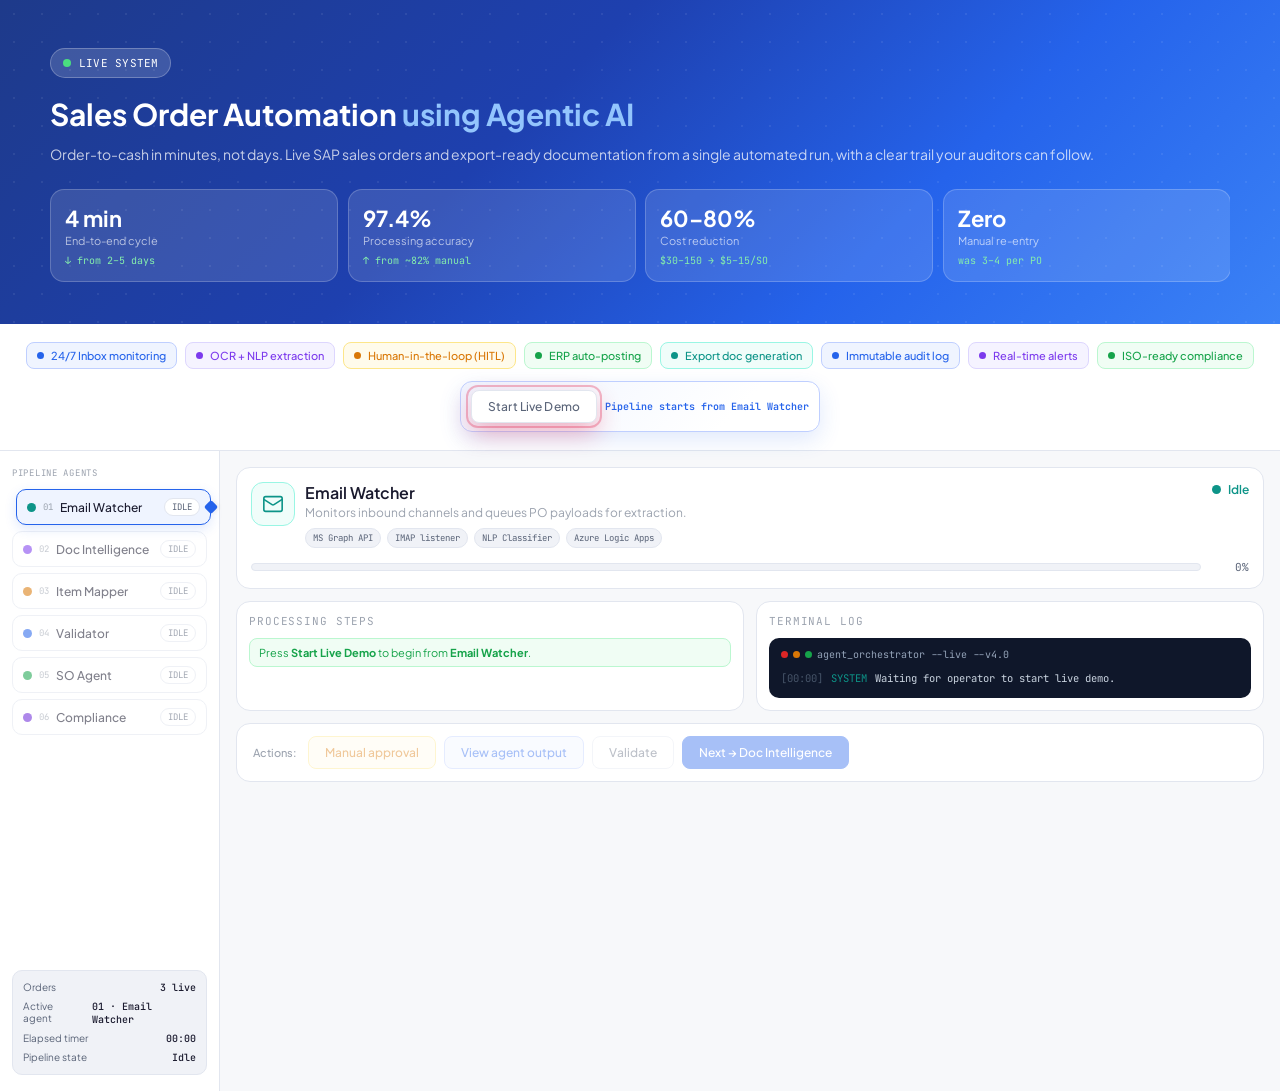
<file: index.html>
<!doctype html>
<html lang="en">
  <head>
    <meta charset="utf-8" />
    <meta name="viewport" content="width=device-width, initial-scale=1" />
    <title>Sales Order Automation using Agentic AI · NAQUA AgentOS</title>
    <link rel="preconnect" href="https://fonts.googleapis.com" />
    <link rel="preconnect" hrefin="https://fonts.gstatic.com" crossorigin />
    <link
      href="https://fonts.googleapis.com/css2?family=JetBrains+Mono:wght@300;400;500;600;700&family=Plus+Jakarta+Sans:wght@300;400;500;600;700&display=swap"
      rel="stylesheet"
    />
    <style>
      :root {
        --font-sans: "Plus Jakarta Sans", system-ui, -apple-system, "Segoe UI", sans-serif;
        --font-mono: "JetBrains Mono", ui-monospace, SFMono-Regular, Menlo, monospace;

        --bg: #f7f8fa;
        --card-bg: #ffffff;
        --card-surface: #f0f2f7;
        --border: #e2e6ef;
        --border-strong: #cbd2e0;
        --text-primary: #1a1a2e;
        --text-secondary: #5a6478;
        --text-muted: #9ca3af;

        --blue: #2563eb;
        --blue-light: #eff4ff;
        --blue-border: #bfcfff;
        --teal: #0d9488;
        --teal-light: #f0fdfa;
        --teal-border: #99f6e4;
        --purple: #7c3aed;
        --purple-light: #f5f3ff;
        --purple-border: #ddd6fe;
        --amber: #d97706;
        --amber-light: #fffbeb;
        --amber-border: #fde68a;
        --green: #16a34a;
        --green-light: #f0fdf4;
        --green-border: #bbf7d0;
        --red: #dc2626;
        --red-light: #fef2f2;
        --red-border: #fecaca;
        --violet: #6d28d9;
        --violet-light: #ede9fe;
        --violet-border: #c4b5fd;

        --hero-g1: #1e3a8a;
        --hero-g2: #1e40af;
        --hero-g3: #2563eb;
        --hero-g4: #3b82f6;
        --hero-text-soft: rgba(255, 255, 255, 0.75);
        --hero-card-bg: rgba(255, 255, 255, 0.12);
        --hero-card-border: rgba(255, 255, 255, 0.2);
        --hero-badge-bg: rgba(255, 255, 255, 0.15);
        --hero-badge-border: rgba(255, 255, 255, 0.25);
        --hero-dot-grid: rgba(255, 255, 255, 0.07);
        --hero-dot: #4ade80;

        --terminal-bg: #0f172a;
        --terminal-head: #94a3b8;
        --terminal-time: #475569;
        --terminal-msg: #cbd5e1;
        --terminal-hitl: #fde68a;
        --terminal-hitl-bg: rgba(245, 158, 11, 0.08);

        --radius-card: 14px;
        --radius-sm: 8px;
        --space-container: 24px;
      }

      * {
        box-sizing: border-box;
      }

      body {
        margin: 0;
        background: var(--bg);
        color: var(--text-primary);
        font-family: var(--font-sans);
      }

      button,
      [role="button"] {
        font-family: inherit;
      }

      .mono {
        font-family: var(--font-mono);
      }

      .app-wrap {
        width: min(1280px, 100%);
        margin: 0 auto;
        background: var(--bg);
      }

      .hero {
        position: relative;
        padding: 48px 40px 40px;
        background-image:
          radial-gradient(var(--hero-dot-grid) 1px, transparent 1px),
          linear-gradient(135deg, var(--hero-g1) 0%, var(--hero-g2) 40%, var(--hero-g3) 70%, var(--hero-g4) 100%);
        background-size: 28px 28px, cover;
        background-position: 0 0, center;
      }

      .hero-content {
        max-width: min(1180px, 100%);
        margin: 0 auto;
        overflow-x: auto;
        overflow-y: visible;
        padding-bottom: 2px;
        -webkit-overflow-scrolling: touch;
        scrollbar-width: thin;
      }

      .live-badge {
        display: inline-flex;
        align-items: center;
        gap: 8px;
        padding: 7px 12px;
        border-radius: 999px;
        border: 1px solid var(--hero-badge-border);
        background: var(--hero-badge-bg);
        color: var(--card-bg);
        font-size: 11px;
        letter-spacing: 0.02em;
      }

      .live-dot {
        width: 8px;
        height: 8px;
        border-radius: 999px;
        background: var(--hero-dot);
        animation: pulse-dot 1.5s infinite;
      }

      .hero h1 {
        margin: 18px 0 12px;
        font-size: clamp(1.15rem, 2.4vw, 30px);
        line-height: 1.2;
        color: var(--card-bg);
        white-space: nowrap;
      }

      .hero h1 span {
        display: inline;
        color: #93c5fd;
      }

      .hero p {
        margin: 0;
        max-width: none;
        color: var(--hero-text-soft);
        font-size: clamp(0.7rem, 1.35vw, 14px);
        line-height: 1.5;
        white-space: nowrap;
      }

      .kpi-grid {
        margin-top: 24px;
        display: grid;
        grid-template-columns: repeat(4, minmax(0, 1fr));
        gap: 10px;
      }

      .kpi-card {
        border: 1px solid var(--hero-card-border);
        background: var(--hero-card-bg);
        border-radius: var(--radius-card);
        padding: 14px;
        animation: kpi-enter 250ms ease forwards;
        opacity: 0;
      }

      .kpi-card:nth-child(1) { animation-delay: 0ms; }
      .kpi-card:nth-child(2) { animation-delay: 100ms; }
      .kpi-card:nth-child(3) { animation-delay: 200ms; }
      .kpi-card:nth-child(4) { animation-delay: 300ms; }

      .kpi-value {
        font-size: 22px;
        font-weight: 700;
        color: var(--card-bg);
      }

      .kpi-label {
        margin-top: 2px;
        font-size: 11px;
        color: rgba(255, 255, 255, 0.65);
      }

      .kpi-delta {
        margin-top: 7px;
        font-size: 10px;
        color: #86efac;
      }

      .features-strip {
        background: var(--card-bg);
        border-bottom: 1px solid var(--border);
        padding: 18px 24px;
      }

      .features-head {
        display: flex;
        flex-direction: column;
        align-items: center;
        justify-content: center;
        gap: 12px;
        flex-wrap: wrap;
      }

      .feature-list {
        display: flex;
        flex-wrap: wrap;
        gap: 8px;
        justify-content: center;
      }

      .demo-cta {
        display: inline-flex;
        align-items: center;
        gap: 8px;
        border: 1px solid var(--blue-border);
        background: linear-gradient(135deg, var(--blue-light) 0%, #ffffff 75%);
        border-radius: 12px;
        padding: 8px 10px;
        box-shadow: 0 8px 22px rgba(37, 99, 235, 0.14);
      }

      .demo-cta-note {
        font-size: 10px;
        color: var(--blue);
        font-weight: 600;
      }

      .btn-start-demo {
        position: relative;
        color: #fff;
        border-color: #be123c;
        background: linear-gradient(135deg, #e11d48 0%, #be123c 100%);
        box-shadow: 0 10px 24px rgba(225, 29, 72, 0.32);
        font-weight: 700;
        letter-spacing: 0.01em;
      }

      .btn-start-demo::before {
        content: "";
        position: absolute;
        inset: -6px;
        border-radius: 12px;
        border: 2px solid rgba(225, 29, 72, 0.3);
        animation: start-cta-pulse 1.9s ease-out infinite;
        pointer-events: none;
      }

      .btn-start-demo:hover {
        opacity: 1;
        transform: translateY(-1px);
      }

      .btn-start-demo:disabled {
        opacity: 1;
        color: #ffffff;
        border-color: #166534;
        background: linear-gradient(135deg, #22c55e 0%, #16a34a 55%, #15803d 100%);
        box-shadow: 0 12px 26px rgba(21, 128, 61, 0.35);
        text-shadow: 0 1px 1px rgba(0, 0, 0, 0.18);
      }

      .btn-start-demo:disabled::before {
        display: none;
      }

      @keyframes start-cta-pulse {
        0% {
          transform: scale(0.94);
          opacity: 0.8;
        }
        100% {
          transform: scale(1.08);
          opacity: 0;
        }
      }

      .chip {
        display: inline-flex;
        align-items: center;
        gap: 7px;
        border-radius: var(--radius-sm);
        padding: 6px 10px;
        border: 1px solid var(--chip-border);
        background: var(--chip-bg);
        color: var(--chip-fg);
        font-size: 11px;
        font-weight: 500;
      }

      .chip-dot {
        width: 7px;
        height: 7px;
        border-radius: 999px;
        background: var(--chip-fg);
      }

      .chip.blue { --chip-bg: var(--blue-light); --chip-border: var(--blue-border); --chip-fg: var(--blue); }
      .chip.purple { --chip-bg: var(--purple-light); --chip-border: var(--purple-border); --chip-fg: var(--purple); }
      .chip.amber { --chip-bg: var(--amber-light); --chip-border: var(--amber-border); --chip-fg: var(--amber); }
      .chip.green { --chip-bg: var(--green-light); --chip-border: var(--green-border); --chip-fg: var(--green); }
      .chip.teal { --chip-bg: var(--teal-light); --chip-border: var(--teal-border); --chip-fg: var(--teal); }

      .app-shell {
        display: grid;
        grid-template-columns: 220px 1fr;
        min-height: 640px;
      }

      .left-nav {
        background: var(--card-bg);
        border-right: 1px solid var(--border);
        padding: 16px 12px;
        display: flex;
        flex-direction: column;
        gap: 10px;
      }

      .panel-label {
        font-size: 9px;
        letter-spacing: 0.08em;
        text-transform: uppercase;
        color: var(--text-muted);
      }

      .agent-nav {
        display: flex;
        flex-direction: column;
        gap: 6px;
      }

      .agent-row {
        border: 1px solid var(--border);
        border-radius: 10px;
        background: var(--card-bg);
        padding: 8px 10px;
        display: grid;
        grid-template-columns: auto auto 1fr auto;
        gap: 6px 7px;
        align-items: center;
        cursor: pointer;
        transition: background 150ms ease, opacity 150ms ease, border-color 150ms ease;
      }

      .agent-row:hover {
        background: var(--card-surface);
      }

      .agent-row.idle {
        opacity: 0.55;
      }

      .agent-row.running {
        border-color: var(--blue-border);
      }

      .agent-row.hitl {
        border-color: var(--amber-border);
        background: var(--amber-light);
      }

      .agent-row.done {
        border-color: var(--green-border);
        background: var(--green-light);
      }

      .agent-row.error {
        border-color: var(--red-border);
        background: var(--red-light);
      }

      .agent-row.active {
        background: var(--blue-light);
        border-color: var(--blue);
        box-shadow: 0 4px 12px rgba(37, 99, 235, 0.15);
        transform: translateX(4px);
        position: relative;
        z-index: 2;
        opacity: 1;
      }

      .agent-row.active::after {
        content: "";
        position: absolute;
        right: -6px;
        top: 50%;
        transform: translateY(-50%) rotate(45deg);
        width: 10px;
        height: 10px;
        background: var(--blue);
        border-radius: 2px;
        box-shadow: 2px -2px 4px rgba(0, 0, 0, 0.05);
      }

      .agent-row.hitl.active {
        background: #fffbeb;
        border-color: var(--amber);
      }

      .agent-row.hitl.active::after {
        background: var(--amber);
      }

      .agent-row.done.active {
        background: #f0fdf4;
        border-color: var(--green);
      }

      .agent-row.done.active::after {
        background: var(--green);
      }

      .agent-dot {
        width: 9px;
        height: 9px;
        border-radius: 999px;
        background: var(--agent-color);
      }

      .agent-row.running .agent-dot,
      .agent-row.hitl .agent-dot {
        animation: pulse-dot 0.8s infinite;
      }

      .agent-num {
        font-size: 9px;
        color: var(--text-muted);
      }

      .agent-name {
        font-size: 12px;
        font-weight: 500;
        color: var(--text-primary);
        flex: 1;
      }

      .state-badge {
        border-radius: 999px;
        padding: 2px 7px;
        font-size: 9px;
        border: 1px solid var(--border);
        color: var(--text-secondary);
        background: var(--card-bg);
      }

      .state-badge.running { color: var(--blue); border-color: var(--blue-border); background: var(--blue-light); }
      .state-badge.hitl { color: var(--amber); border-color: var(--amber-border); background: var(--amber-light); }
      .state-badge.done { color: var(--green); border-color: var(--green-border); background: var(--green-light); }
      .state-badge.error { color: var(--red); border-color: var(--red-border); background: var(--red-light); }

      .status-block {
        margin-top: auto;
        border: 1px solid var(--border);
        background: var(--card-surface);
        border-radius: 10px;
        padding: 10px;
        font-size: 10px;
        display: grid;
        gap: 6px;
      }

      .status-row {
        display: flex;
        justify-content: space-between;
        color: var(--text-secondary);
        gap: 10px;
      }

      .status-row span:last-child {
        color: var(--text-primary);
        font-family: var(--font-mono);
        font-weight: 500;
      }

      .right-panel {
        padding: 16px;
      }

      .agent-panel {
        display: flex;
        flex-direction: column;
        gap: 12px;
        animation: panel-in 200ms ease;
      }

      .card {
        border-radius: var(--radius-card);
        border: 1px solid var(--border);
        background: var(--card-bg);
      }

      .agent-header {
        padding: 14px;
        display: grid;
        grid-template-columns: 1fr auto;
        align-items: start;
        gap: 12px;
      }

      .header-main {
        display: flex;
        gap: 10px;
        align-items: flex-start;
        min-width: 0;
      }

      .header-main-body {
        flex: 1 1 auto;
        min-width: 0;
      }

      .agent-icon {
        width: 44px;
        height: 44px;
        border-radius: 12px;
        display: grid;
        place-items: center;
        color: var(--theme);
        background: var(--theme-light);
        border: 1px solid var(--theme-border);
      }

      .agent-icon svg {
        width: 22px;
        height: 22px;
        display: block;
      }

      .header-title {
        font-size: 16px;
        font-weight: 600;
        color: var(--text-primary);
      }

      .header-sub {
        margin-top: 2px;
        font-size: 12px;
        color: var(--text-muted);
        white-space: nowrap;
        overflow-x: auto;
        overflow-y: hidden;
        max-width: 100%;
        -webkit-overflow-scrolling: touch;
        scrollbar-width: thin;
      }

      .tool-list {
        margin-top: 8px;
        display: flex;
        flex-wrap: wrap;
        gap: 6px;
      }

      .tool-pill {
        border: 1px solid var(--border);
        background: var(--card-surface);
        color: var(--text-secondary);
        border-radius: 999px;
        padding: 3px 7px;
        font-size: 9px;
      }

      .header-status {
        display: flex;
        align-items: center;
        gap: 7px;
        font-size: 12px;
        font-weight: 600;
        color: var(--theme);
      }

      .header-progress {
        grid-column: 1 / -1;
        width: 100%;
        justify-self: stretch;
        max-width: none;
        display: flex;
        align-items: center;
        gap: 10px;
      }

      .header-progress-bar {
        flex: 1;
        height: 8px;
        border-radius: 999px;
        border: 1px solid var(--border);
        background: var(--card-surface);
        overflow: hidden;
      }

      .header-progress-fill {
        height: 100%;
        width: var(--header-progress, 0%);
        border-radius: inherit;
        background: var(--theme);
        transition: width 250ms ease;
      }

      .header-progress.running .header-progress-fill,
      .header-progress.hitl .header-progress-fill {
        background-image: linear-gradient(90deg, var(--theme), #93c5fd, var(--theme));
        background-size: 180% 100%;
        animation: progress-shift 1.1s linear infinite;
      }

      .header-progress-label {
        min-width: 38px;
        font-size: 11px;
        color: var(--text-secondary);
        text-align: right;
      }

      @keyframes progress-shift {
        from { background-position: 0% 50%; }
        to { background-position: 100% 50%; }
      }

      .header-dot {
        width: 9px;
        height: 9px;
        border-radius: 999px;
        background: var(--theme);
      }

      .header-dot.pulse {
        animation: pulse-dot 0.8s infinite;
      }

      .grid-2 {
        display: grid;
        gap: 12px;
        grid-template-columns: 1fr 1fr;
      }

      .steps-card,
      .log-card {
        padding: 12px;
      }

      .small-title {
        font-size: 11px;
        color: var(--text-muted);
        letter-spacing: 0.08em;
        text-transform: uppercase;
      }

      .steps {
        margin-top: 10px;
        display: grid;
        gap: 8px;
      }

      .step-item {
        display: grid;
        grid-template-columns: 24px 1fr auto;
        gap: 8px;
        align-items: start;
        opacity: 0;
        animation: fade-in-up 250ms ease forwards;
        animation-delay: var(--d);
      }

      .step-pending {
        opacity: 0.4;
      }

      .step-rail {
        display: flex;
        flex-direction: column;
        align-items: center;
      }

      .step-circle {
        width: 20px;
        height: 20px;
        border-radius: 999px;
        border: 1px solid var(--border-strong);
        background: var(--card-surface);
        color: var(--text-secondary);
        display: grid;
        place-items: center;
        font-size: 10px;
        font-weight: 600;
      }

      .step-circle.done {
        background: var(--theme-light);
        border-color: var(--theme-border);
        color: var(--theme);
      }

      .step-circle.hitl {
        background: var(--amber-light);
        border-color: var(--amber-border);
        color: var(--amber);
      }

      .step-line {
        width: 1.5px;
        height: 22px;
        background: var(--border);
        margin-top: 4px;
      }

      .step-title {
        font-size: 12px;
        font-weight: 500;
      }

      .step-title.hitl {
        color: var(--amber);
      }

      .step-sub {
        margin-top: 3px;
        font-size: 11px;
        color: var(--text-secondary);
      }

      .metric-chip {
        margin-top: 2px;
        border-radius: 999px;
        border: 1px solid var(--border);
        background: var(--card-surface);
        padding: 3px 7px;
        font-size: 10px;
        color: var(--text-secondary);
        white-space: nowrap;
      }

      .metric-chip.hitl {
        border-color: var(--amber-border);
        background: var(--amber-light);
        color: var(--amber);
        animation: hitl-badge-pulse 1s infinite;
      }

      .hitl-inline {
        margin-top: 4px;
        display: inline-flex;
        align-items: center;
        gap: 6px;
        border: 1px solid var(--amber-border);
        background: var(--amber-light);
        color: var(--amber);
        border-radius: 999px;
        padding: 3px 7px;
        font-size: 10px;
      }

      .metrics-grid {
        margin-top: 10px;
        display: grid;
        gap: 8px;
        grid-template-columns: repeat(3, minmax(0, 1fr));
      }

      .m-chip {
        border: 1px solid var(--border);
        background: var(--card-surface);
        border-radius: var(--radius-sm);
        text-align: center;
        padding: 8px 5px;
      }

      .m-value {
        font-size: 18px;
        line-height: 1.1;
        font-weight: 700;
        color: var(--theme);
      }

      .m-label {
        margin-top: 2px;
        font-size: 9px;
        color: var(--text-muted);
      }

      .inline-overlay {
        margin-top: 12px;
        border-radius: var(--radius-card);
        background: rgba(15, 23, 42, 0.5);
        padding: 12px;
      }

      .modal-box {
        max-width: 480px;
        margin: 0 auto;
        border: 1px solid var(--border);
        border-radius: var(--radius-card);
        background: var(--card-bg);
        padding: 20px;
        opacity: 0;
        transform: scale(0.96);
        animation: modal-in 180ms ease forwards;
      }

      .modal-head {
        display: flex;
        gap: 10px;
        align-items: flex-start;
      }

      .modal-ico {
        width: 32px;
        height: 32px;
        border-radius: var(--radius-sm);
        border: 1px solid var(--amber-border);
        background: var(--amber-light);
        display: grid;
        place-items: center;
      }

      .modal-title {
        font-size: 14px;
        font-weight: 600;
      }

      .modal-sub {
        margin-top: 4px;
        font-size: 11px;
        color: var(--text-secondary);
      }

      .anom-row {
        display: flex;
        gap: 8px;
        padding: 8px 0;
        border-bottom: 1px solid var(--border);
      }

      .anom-dot {
        width: 8px;
        height: 8px;
        border-radius: 999px;
        margin-top: 5px;
      }

      .anom-item {
        font-size: 11px;
        font-weight: 500;
      }

      .anom-detail {
        margin-top: 2px;
        font-size: 10px;
        color: var(--text-secondary);
      }

      .modal-actions {
        display: flex;
        flex-wrap: wrap;
        gap: 8px;
        margin-top: 12px;
      }

      .log-body {
        margin-top: 10px;
        border-radius: 10px;
        background: var(--terminal-bg);
        padding: 10px 12px;
      }

      .log-head {
        display: flex;
        align-items: center;
        gap: 5px;
        color: var(--terminal-head);
        font-size: 10px;
        margin-bottom: 8px;
      }

      .tl-dot {
        width: 7px;
        height: 7px;
        border-radius: 999px;
      }

      .tl-red { background: var(--red); }
      .tl-amber { background: var(--amber); }
      .tl-green { background: var(--green); }

      .ll {
        display: flex;
        gap: 8px;
        font-size: 10.5px;
        line-height: 1.8;
        animation: slide-in 150ms ease both;
        animation-delay: var(--d);
      }

      .ll.hitl {
        background: var(--terminal-hitl-bg);
        border-radius: 6px;
        padding: 0 6px;
      }

      .ll-time {
        color: var(--terminal-time);
      }

      .ll-agent {
        color: var(--theme);
      }

      .ll-msg {
        color: var(--terminal-msg);
      }

      .ll.hitl .ll-msg {
        color: var(--terminal-hitl);
      }

      .banner-stack {
        margin-top: 10px;
        display: grid;
        gap: 8px;
      }

      .is-hidden {
        display: none !important;
      }

      .banner {
        border-radius: var(--radius-sm);
        border: 1px solid var(--banner-border);
        background: var(--banner-bg);
        padding: 8px 9px;
        display: flex;
        gap: 8px;
        align-items: flex-start;
      }

      .b-ico {
        width: 18px;
        height: 18px;
        border-radius: 999px;
        display: grid;
        place-items: center;
        color: var(--card-bg);
        font-size: 10px;
        font-weight: 700;
        background: var(--banner-ico);
      }

      .b-label {
        font-size: 9px;
        color: var(--text-secondary);
        letter-spacing: 0.08em;
        text-transform: uppercase;
      }

      .b-body {
        font-size: 11px;
        color: var(--text-secondary);
        margin-top: 2px;
      }

      .banner.green { --banner-bg: var(--green-light); --banner-border: var(--green-border); --banner-ico: var(--green); }
      .banner.amber { --banner-bg: var(--amber-light); --banner-border: var(--amber-border); --banner-ico: var(--amber); }
      .banner.blue { --banner-bg: var(--blue-light); --banner-border: var(--blue-border); --banner-ico: var(--blue); }

      .action-bar {
        padding: 12px 16px;
        display: flex;
        flex-wrap: wrap;
        align-items: center;
        gap: 8px;
      }

      .action-label {
        color: var(--text-muted);
        font-size: 11px;
        font-weight: 500;
        margin-right: 4px;
      }

      .btn {
        border-radius: var(--radius-sm);
        border: 1px solid var(--border);
        background: var(--card-bg);
        color: var(--text-secondary);
        font-size: 12px;
        font-weight: 500;
        padding: 8px 16px;
        cursor: pointer;
        transition: opacity 150ms ease, transform 80ms ease;
      }

      .btn:hover {
        opacity: 0.85;
      }

      .btn:active {
        transform: scale(0.98);
      }

      .btn:disabled {
        opacity: 0.4;
        cursor: not-allowed;
        pointer-events: none;
      }

      .btn-amber {
        color: var(--amber);
        border-color: var(--amber-border);
        background: var(--amber-light);
      }

      .btn-blue {
        color: var(--blue);
        border-color: var(--blue-border);
        background: var(--blue-light);
      }

      .btn-ghost {
        color: var(--text-secondary);
        border-color: var(--border);
        background: var(--card-bg);
      }

      .btn-next {
        color: var(--card-bg);
        border-color: var(--blue);
        background: var(--blue);
      }

      .btn-next.complete {
        border-color: var(--green);
        background: var(--green);
      }

      .inline-note {
        margin-top: 8px;
        border-radius: var(--radius-sm);
        border: 1px solid var(--green-border);
        background: var(--green-light);
        color: var(--green);
        padding: 7px 9px;
        font-size: 11px;
      }

      .inline-error {
        margin-top: 8px;
        border-radius: var(--radius-sm);
        border: 1px solid var(--red-border);
        background: var(--red-light);
        color: var(--red);
        padding: 7px 9px;
        font-size: 11px;
      }

      .output-panel {
        margin-top: 8px;
      }

      .output-shell {
        border-radius: var(--radius-card);
        border: 1px solid var(--border);
        overflow: hidden;
        background: var(--card-bg);
        box-shadow: 0 4px 24px rgba(15, 23, 42, 0.06);
      }

      .output-hero {
        display: flex;
        align-items: flex-start;
        gap: 14px;
        padding: 16px 18px;
        background: linear-gradient(
          125deg,
          var(--theme-light) 0%,
          rgba(255, 255, 255, 0.95) 42%,
          rgba(240, 253, 244, 0.85) 100%
        );
        border-bottom: 1px solid var(--border);
      }

      .output-hero-mark {
        flex-shrink: 0;
        width: 46px;
        height: 46px;
        border-radius: 14px;
        display: grid;
        place-items: center;
        background: linear-gradient(145deg, var(--green) 0%, #15803d 100%);
        color: #fff;
        box-shadow: 0 6px 16px rgba(22, 163, 74, 0.35);
      }

      .output-hero-mark svg {
        width: 24px;
        height: 24px;
        stroke: currentColor;
        stroke-width: 2.25;
        fill: none;
      }

      .output-hero-text {
        flex: 1 1 auto;
        min-width: 0;
        overflow-x: auto;
        overflow-y: hidden;
        -webkit-overflow-scrolling: touch;
        scrollbar-width: thin;
      }

      .output-hero-kicker {
        font-size: 10px;
        font-weight: 600;
        letter-spacing: 0.12em;
        text-transform: uppercase;
        color: var(--green);
        margin-bottom: 4px;
      }

      .output-hero-title {
        margin: 0;
        font-size: 16px;
        font-weight: 700;
        color: var(--text-primary);
        letter-spacing: -0.02em;
        line-height: 1.25;
      }

      .output-hero-sub {
        margin: 6px 0 0;
        font-size: 12px;
        line-height: 1.45;
        color: var(--text-secondary);
        white-space: nowrap;
      }

      .output-body {
        padding: 14px 16px 16px;
        background: linear-gradient(180deg, #fafbfc 0%, #fff 28%);
      }

      .output-payload-label {
        font-size: 10px;
        font-weight: 600;
        letter-spacing: 0.1em;
        text-transform: uppercase;
        color: var(--text-muted);
        margin-bottom: 8px;
      }

      .output-yaml-pre {
        margin: 0;
        padding: 14px 16px;
        font-size: 11px;
        line-height: 1.65;
        color: var(--text-primary);
        white-space: pre-wrap;
        word-break: break-word;
        background: #fff;
        border: 1px solid var(--border);
        border-radius: 12px;
        border-left: 3px solid var(--theme);
        box-shadow: inset 0 1px 0 rgba(255, 255, 255, 0.8);
      }

      .output-foot {
        display: flex;
        flex-wrap: wrap;
        gap: 8px;
        padding: 0 16px 14px;
        background: #fff;
      }

      .output-foot-pill {
        display: inline-flex;
        align-items: baseline;
        gap: 6px;
        padding: 6px 10px;
        border-radius: 999px;
        border: 1px solid var(--border);
        background: var(--card-surface);
        font-size: 11px;
      }

      .output-foot-pill strong {
        font-family: var(--font-mono);
        font-weight: 600;
        color: var(--theme);
      }

      .output-foot-pill span {
        color: var(--text-muted);
        font-size: 10px;
      }

      .output-so-block {
        margin-top: 4px;
      }

      .output-so-head {
        display: flex;
        align-items: center;
        justify-content: space-between;
        gap: 10px;
        flex-wrap: wrap;
        margin-bottom: 10px;
      }

      .output-so-head .output-so-title {
        margin: 0;
        font-size: 13px;
        font-weight: 600;
        color: var(--text-primary);
      }

      .output-so-head .output-so-caption {
        margin: 2px 0 0;
        font-size: 11px;
        color: var(--text-secondary);
      }

      .output-so-list .so-row {
        border-color: var(--border-strong);
        box-shadow: 0 1px 2px rgba(15, 23, 42, 0.04);
      }

      .output-so-summary {
        margin-top: 12px;
        padding: 10px 12px;
        border-radius: 10px;
        border: 1px dashed var(--border-strong);
        background: var(--green-light);
        font-size: 11px;
        line-height: 1.5;
        color: var(--text-secondary);
      }

      .output-so-summary strong {
        color: var(--green);
      }

      .so-list {
        margin-top: 10px;
        display: grid;
        gap: 8px;
      }

      .so-row {
        display: flex;
        justify-content: space-between;
        align-items: center;
        gap: 8px;
        border: 1px solid var(--border);
        border-radius: var(--radius-sm);
        background: #fff;
        padding: 8px 10px;
      }

      .so-row-main {
        flex: 1;
        min-width: 0;
      }

      .so-row-actions {
        display: flex;
        flex-wrap: wrap;
        gap: 6px;
        align-items: center;
        justify-content: flex-end;
      }

      .so-disposition-note {
        margin-top: 4px;
        font-size: 9px;
        line-height: 1.35;
      }

      .so-disposition-note.pending {
        color: var(--text-muted);
      }

      .so-disposition-note.approved {
        color: var(--green);
      }

      .so-disposition-note.held {
        color: var(--amber);
      }

      .so-id {
        font-size: 11px;
        font-weight: 600;
        color: var(--text-primary);
      }

      .so-meta {
        margin-top: 2px;
        font-size: 10px;
        color: var(--text-secondary);
      }

      .so-modal-overlay {
        position: fixed;
        inset: 0;
        background: rgba(15, 23, 42, 0.45);
        display: none;
        align-items: center;
        justify-content: center;
        z-index: 50;
        padding: 16px;
      }

      .so-modal-overlay.open {
        display: flex;
      }

      .so-modal-card {
        width: min(820px, 100%);
        max-height: min(calc(100vh - 32px), 92vh);
        border-radius: var(--radius-card);
        border: 1px solid var(--border);
        background: #fff;
        box-shadow: 0 16px 40px rgba(15, 23, 42, 0.18);
        overflow: hidden;
        display: flex;
        flex-direction: column;
        animation: modal-in 180ms ease forwards;
      }

      .so-modal-head {
        flex: 0 0 auto;
        display: flex;
        justify-content: space-between;
        align-items: center;
        border-bottom: 1px solid var(--border);
        background: var(--card-surface);
        padding: 12px 14px;
      }

      .so-modal-title {
        font-size: 14px;
        font-weight: 700;
        color: var(--text-primary);
      }

      .so-modal-body {
        flex: 1 1 auto;
        min-height: 0;
        padding: 14px;
        display: grid;
        gap: 10px;
        overflow-y: auto;
        overflow-x: hidden;
        -webkit-overflow-scrolling: touch;
      }

      .compliance-bundle-intro {
        font-size: 12px;
        color: var(--text-secondary);
        line-height: 1.55;
        margin: 0;
        padding: 10px 12px;
        border-radius: var(--radius-sm);
        border: 1px solid var(--border);
        background: var(--violet-light);
      }

      .compliance-doc-table {
        width: 100%;
        border-collapse: collapse;
        font-size: 11px;
      }

      .compliance-doc-table th,
      .compliance-doc-table td {
        border: 1px solid var(--border);
        padding: 6px 8px;
        text-align: left;
        vertical-align: top;
      }

      .compliance-doc-table th {
        background: var(--card-surface);
        font-size: 9px;
        text-transform: uppercase;
        letter-spacing: 0.06em;
        color: var(--text-muted);
      }

      .compliance-doc-table tr:nth-child(even) td {
        background: rgba(248, 250, 252, 0.9);
      }

      .compliance-doc-code {
        font-family: var(--font-mono);
        font-size: 10px;
        color: var(--violet);
        white-space: nowrap;
      }

      .so-doc-header {
        border: 1px solid var(--border);
        border-radius: var(--radius-sm);
        padding: 10px;
        background: var(--blue-light);
      }

      .so-doc-grid {
        display: grid;
        gap: 8px;
        grid-template-columns: repeat(2, minmax(0, 1fr));
      }

      .so-doc-cell {
        border: 1px solid var(--border);
        border-radius: var(--radius-sm);
        padding: 8px;
        background: #fff;
      }

      .so-doc-label {
        font-size: 9px;
        color: var(--text-muted);
      }

      .so-doc-value {
        margin-top: 3px;
        font-size: 11px;
        color: var(--text-primary);
        font-weight: 500;
      }

      .so-doc-block {
        margin-bottom: 4px;
      }

      .so-doc-block .so-doc-header {
        margin-bottom: 8px;
      }

      .so-doc-address {
        font-size: 10px;
        line-height: 1.45;
        color: var(--text-secondary);
        margin-top: 6px;
        padding: 8px 10px;
        border: 1px solid var(--border);
        border-radius: var(--radius-sm);
        background: #fafbfc;
      }

      .so-doc-address strong {
        color: var(--text-primary);
        font-size: 10px;
      }

      .so-line-table-wrap {
        margin-top: 10px;
        overflow-x: auto;
        border-radius: var(--radius-sm);
        border: 1px solid var(--border);
      }

      .so-line-table {
        width: 100%;
        border-collapse: collapse;
        font-size: 10px;
      }

      .so-line-table th,
      .so-line-table td {
        border-bottom: 1px solid var(--border);
        padding: 7px 8px;
        text-align: left;
        vertical-align: top;
      }

      .so-line-table th {
        background: var(--card-surface);
        font-weight: 600;
        color: var(--text-secondary);
        white-space: nowrap;
      }

      .so-line-table tr:last-child td {
        border-bottom: none;
      }

      .so-line-table .num {
        text-align: right;
        font-variant-numeric: tabular-nums;
        white-space: nowrap;
      }

      .so-line-table .mat {
        font-family: var(--font-mono);
        font-size: 9px;
      }

      .so-totals {
        margin-top: 10px;
        display: grid;
        gap: 4px;
        font-size: 10px;
        max-width: 280px;
        margin-left: auto;
      }

      .so-totals-row {
        display: flex;
        justify-content: space-between;
        gap: 12px;
        color: var(--text-secondary);
      }

      .so-totals-row strong {
        color: var(--text-primary);
        font-variant-numeric: tabular-nums;
      }

      .so-totals-row.grand {
        margin-top: 4px;
        padding-top: 8px;
        border-top: 1px solid var(--border);
        font-weight: 600;
        color: var(--text-primary);
      }

      .theme-teal { --theme: var(--teal); --theme-light: var(--teal-light); --theme-border: var(--teal-border); }
      .theme-purple { --theme: var(--purple); --theme-light: var(--purple-light); --theme-border: var(--purple-border); }
      .theme-amber { --theme: var(--amber); --theme-light: var(--amber-light); --theme-border: var(--amber-border); }
      .theme-blue { --theme: var(--blue); --theme-light: var(--blue-light); --theme-border: var(--blue-border); }
      .theme-green { --theme: var(--green); --theme-light: var(--green-light); --theme-border: var(--green-border); }
      .theme-violet { --theme: var(--violet); --theme-light: var(--violet-light); --theme-border: var(--violet-border); }

      /* Pipeline completion — impact summary overlay */
      .pipeline-summary-overlay {
        position: fixed;
        inset: 0;
        z-index: 60;
        display: none;
        align-items: center;
        justify-content: center;
        padding: 20px;
        background: rgba(15, 23, 42, 0.55);
        backdrop-filter: blur(6px);
      }

      .pipeline-summary-overlay.open {
        display: flex;
      }

      .pipeline-summary-card {
        width: min(920px, 100%);
        max-height: min(92vh, 900px);
        border-radius: 16px;
        border: 1px solid var(--border);
        background: linear-gradient(165deg, #ffffff 0%, #f4f6fb 100%);
        box-shadow: 0 24px 64px rgba(15, 23, 42, 0.22);
        overflow: hidden;
        display: flex;
        flex-direction: column;
        transform: translateY(12px) scale(0.98);
        opacity: 0;
        transition: transform 320ms cubic-bezier(0.22, 1, 0.36, 1), opacity 280ms ease;
      }

      .pipeline-summary-overlay.open .pipeline-summary-card {
        transform: translateY(0) scale(1);
        opacity: 1;
      }

      .pipeline-summary-head {
        padding: 18px 20px 14px;
        border-bottom: 1px solid var(--border);
        background: linear-gradient(120deg, var(--hero-g1) 0%, var(--hero-g3) 55%, #0d9488 100%);
        color: #fff;
        position: relative;
        overflow: hidden;
      }

      .pipeline-summary-head::after {
        content: "";
        position: absolute;
        inset: 0;
        background: radial-gradient(900px 200px at 80% -20%, rgba(255, 255, 255, 0.2), transparent 55%);
        pointer-events: none;
      }

      .pipeline-summary-head > * {
        position: relative;
        z-index: 1;
      }

      .ps-badge {
        display: inline-flex;
        align-items: center;
        gap: 6px;
        font-size: 10px;
        font-weight: 600;
        letter-spacing: 0.08em;
        text-transform: uppercase;
        padding: 4px 10px;
        border-radius: 999px;
        background: rgba(255, 255, 255, 0.15);
        border: 1px solid rgba(255, 255, 255, 0.28);
      }

      .ps-badge .live-dot {
        width: 6px;
        height: 6px;
        border-radius: 50%;
        background: #4ade80;
        box-shadow: 0 0 0 3px rgba(74, 222, 128, 0.35);
        animation: pulse-dot 1.4s ease-in-out infinite;
      }

      .pipeline-summary-head h2 {
        margin: 10px 0 6px;
        font-size: clamp(1.15rem, 2.6vw, 1.45rem);
        font-weight: 700;
        letter-spacing: -0.02em;
        line-height: 1.25;
      }

      .pipeline-summary-head p {
        margin: 0;
        font-size: 12px;
        color: var(--hero-text-soft);
        max-width: 52em;
        line-height: 1.5;
      }

      .pipeline-summary-body {
        padding: 16px 18px 18px;
        overflow-y: auto;
        display: flex;
        flex-direction: column;
        gap: 14px;
      }

      .ps-kpi-grid {
        display: grid;
        grid-template-columns: repeat(4, minmax(0, 1fr));
        gap: 10px;
      }

      @media (max-width: 720px) {
        .ps-kpi-grid {
          grid-template-columns: repeat(2, minmax(0, 1fr));
        }
      }

      .ps-kpi {
        border-radius: var(--radius-sm);
        border: 1px solid var(--border);
        background: #fff;
        padding: 10px 11px;
        opacity: 0;
        transform: translateY(8px);
        animation: ps-kpi-in 0.55s ease forwards;
      }

      .ps-kpi:nth-child(1) { animation-delay: 0.05s; }
      .ps-kpi:nth-child(2) { animation-delay: 0.12s; }
      .ps-kpi:nth-child(3) { animation-delay: 0.19s; }
      .ps-kpi:nth-child(4) { animation-delay: 0.26s; }

      @keyframes ps-kpi-in {
        to {
          opacity: 1;
          transform: translateY(0);
        }
      }

      .ps-kpi-label {
        font-size: 9px;
        text-transform: uppercase;
        letter-spacing: 0.07em;
        color: var(--text-muted);
        font-weight: 600;
      }

      .ps-kpi-value {
        margin-top: 4px;
        font-size: 17px;
        font-weight: 700;
        color: var(--text-primary);
        font-variant-numeric: tabular-nums;
      }

      .ps-kpi-foot {
        margin-top: 4px;
        font-size: 10px;
        color: var(--text-secondary);
        line-height: 1.35;
      }

      .ps-kpi.ps-kpi--highlight .ps-kpi-value {
        color: var(--green);
      }

      .ps-mini-compare {
        margin-top: 8px;
        display: grid;
        gap: 6px;
      }

      .ps-mini-row {
        display: grid;
        grid-template-columns: 72px 1fr;
        align-items: center;
        gap: 8px;
      }

      .ps-mini-label {
        font-size: 9px;
        color: var(--text-muted);
        font-weight: 600;
      }

      .ps-bar-wrap {
        margin-top: 0;
        height: 6px;
        border-radius: 999px;
        background: var(--card-surface);
        overflow: hidden;
      }

      .ps-kpi .ps-bar-wrap {
        margin-top: 0;
      }

      .ps-bar {
        height: 100%;
        border-radius: inherit;
        width: 0;
        transition: width 1.1s cubic-bezier(0.22, 1, 0.36, 1);
      }

      .pipeline-summary-overlay.open .ps-bar--trad {
        width: 100%;
        background: linear-gradient(90deg, #f97316, #ea580c);
      }

      .pipeline-summary-overlay.open .ps-bar--agent {
        width: 6%;
        min-width: 18px;
        background: linear-gradient(90deg, #0d9488, #2563eb);
      }

      .ps-tabs {
        display: flex;
        gap: 6px;
        padding: 3px;
        border-radius: 10px;
        background: var(--card-surface);
        border: 1px solid var(--border);
      }

      .ps-tab {
        flex: 1;
        border: none;
        border-radius: 8px;
        padding: 8px 10px;
        font-size: 11px;
        font-weight: 600;
        font-family: inherit;
        cursor: pointer;
        color: var(--text-secondary);
        background: transparent;
        transition: background 0.2s, color 0.2s, box-shadow 0.2s;
      }

      .ps-tab[aria-selected="true"] {
        background: #fff;
        color: var(--text-primary);
        box-shadow: 0 1px 3px rgba(15, 23, 42, 0.08);
      }

      .ps-tab:focus-visible {
        outline: 2px solid var(--blue);
        outline-offset: 1px;
      }

      .ps-panel[hidden] {
        display: none !important;
      }

      .ps-panel {
        display: grid;
        gap: 10px;
      }

      .ps-dual {
        display: grid;
        grid-template-columns: 1fr 1fr;
        gap: 10px;
      }

      @media (max-width: 640px) {
        .ps-dual {
          grid-template-columns: 1fr;
        }
      }

      .ps-col {
        border-radius: var(--radius-sm);
        padding: 11px 12px;
        border: 1px solid var(--border);
        font-size: 11px;
        line-height: 1.45;
        color: var(--text-secondary);
      }

      .ps-col h3 {
        margin: 0 0 8px;
        font-size: 11px;
        font-weight: 700;
        color: var(--text-primary);
        display: flex;
        align-items: center;
        gap: 6px;
      }

      .ps-col--trad {
        border-left: 3px solid #ea580c;
        background: linear-gradient(180deg, #fff7ed 0%, #fff 40%);
      }

      .ps-col--agent {
        border-left: 3px solid #0d9488;
        background: linear-gradient(180deg, #f0fdfa 0%, #fff 40%);
      }

      .ps-col ul {
        margin: 0;
        padding-left: 1.1em;
      }

      .ps-col li {
        margin-bottom: 5px;
      }

      .ps-table-wrap {
        border-radius: var(--radius-sm);
        border: 1px solid var(--border);
        overflow: hidden;
        background: #fff;
      }

      .ps-table {
        width: 100%;
        border-collapse: collapse;
        font-size: 11px;
      }

      .ps-table th,
      .ps-table td {
        padding: 8px 10px;
        text-align: left;
        border-bottom: 1px solid var(--border);
        vertical-align: top;
      }

      .ps-table th {
        background: var(--card-surface);
        font-size: 9px;
        text-transform: uppercase;
        letter-spacing: 0.06em;
        color: var(--text-muted);
      }

      .ps-table tr:last-child td {
        border-bottom: none;
      }

      .ps-table tbody tr {
        cursor: pointer;
        transition: background 0.15s ease;
      }

      .ps-table tbody tr:hover {
        background: rgba(37, 99, 235, 0.04);
      }

      .ps-table tbody tr.ps-row-selected {
        background: rgba(13, 148, 136, 0.08);
      }

      .ps-table .mono {
        font-family: var(--font-mono);
        font-size: 10px;
      }

      .ps-table td strong {
        color: var(--green);
        font-weight: 700;
      }

      .ps-foot {
        display: flex;
        flex-wrap: wrap;
        align-items: center;
        justify-content: space-between;
        gap: 10px;
        padding-top: 4px;
        border-top: 1px dashed var(--border);
        margin-top: 2px;
        font-size: 11px;
        color: var(--text-secondary);
      }

      .ps-foot .mono {
        font-family: var(--font-mono);
        color: var(--text-primary);
      }

      .pipeline-summary-actions {
        display: flex;
        justify-content: flex-end;
        gap: 8px;
        padding: 0 18px 16px;
      }

      .pipeline-summary-cta {
        margin-top: 12px;
        padding: 14px 16px;
        border-radius: var(--radius-card);
        border: 1px solid var(--green-border);
        background: linear-gradient(125deg, var(--green-light) 0%, #fff 55%);
        display: flex;
        flex-wrap: wrap;
        align-items: center;
        justify-content: space-between;
        gap: 12px;
      }

      .pipeline-summary-cta-text {
        flex: 1;
        min-width: min(100%, 220px);
      }

      .pipeline-summary-cta-title {
        font-size: 12px;
        font-weight: 700;
        color: var(--text-primary);
        margin: 0 0 4px;
      }

      .pipeline-summary-cta-sub {
        margin: 0;
        font-size: 11px;
        color: var(--text-secondary);
        line-height: 1.45;
      }

      *:focus-visible {
        outline: 2px solid var(--blue);
        outline-offset: 2px;
      }

      @keyframes pulse-dot {
        0%, 100% { opacity: 1; }
        50% { opacity: 0.3; }
      }

      @keyframes panel-in {
        from { opacity: 0; transform: translateY(8px); }
        to { opacity: 1; transform: translateY(0); }
      }

      @keyframes fade-in-up {
        from { opacity: 0; transform: translateY(6px); }
        to { opacity: 1; transform: translateY(0); }
      }

      @keyframes slide-in {
        from { opacity: 0; transform: translateX(-4px); }
        to { opacity: 1; transform: translateX(0); }
      }

      @keyframes hitl-badge-pulse {
        0%, 100% { border-color: var(--amber-border); }
        50% { border-color: transparent; }
      }

      @keyframes kpi-enter {
        from { opacity: 0; transform: scale(0.97); }
        to { opacity: 1; transform: scale(1); }
      }

      @keyframes modal-in {
        from { opacity: 0; transform: scale(0.96); }
        to { opacity: 1; transform: scale(1); }
      }

      @media (max-width: 768px) {
        .app-shell { grid-template-columns: 1fr; }
      }

      @media (max-width: 640px) {
        .kpi-grid { grid-template-columns: repeat(2, minmax(0, 1fr)); }
      }

      @media (max-width: 480px) {
        .hero { padding: 32px 20px; }
        .kpi-grid { grid-template-columns: 1fr; }
      }

      /* Sequential step loading indicator */
      @keyframes typing-dot {
        0%, 100% { opacity: 0.2; }
        20% { opacity: 1; }
      }
      .typing-indicator {
        display: inline-flex;
        gap: 3px;
        align-items: center;
        padding: 2px 0;
      }
      .typing-indicator span {
        width: 5px;
        height: 5px;
        border-radius: 50%;
        background: var(--theme, var(--blue));
        animation: typing-dot 1.4s infinite both;
      }
      .typing-indicator span:nth-child(2) { animation-delay: 0.2s; }
      .typing-indicator span:nth-child(3) { animation-delay: 0.4s; }

      /* Bottom action panel transitions */
      .bottom-panel-content {
        overflow: hidden;
        max-height: 0;
        opacity: 0;
        transition: max-height 350ms ease, opacity 250ms ease, margin 250ms ease;
        margin-top: 0;
      }
      .bottom-panel-content.open {
        max-height: min(720px, 85vh);
        opacity: 1;
        margin-top: 8px;
      }

      /* Active action button highlight */
      .btn.btn-active {
        box-shadow: 0 0 0 2px var(--blue);
        transform: scale(1.02);
      }
    </style>
  </head>
  <body>
    <main class="app-wrap">
      <section class="hero" id="hero" aria-label="Hero section">
        <div class="hero-content">
          <div class="live-badge mono">
            <span class="live-dot" aria-hidden="true"></span>
            <span>LIVE SYSTEM</span>
          </div>
          <h1>Sales Order Automation <span>using Agentic AI</span></h1>
          <p>
            Order-to-cash in minutes, not days. Live SAP sales orders and export-ready documentation from a single automated run, with a clear trail your auditors can follow.
          </p>
          <div class="kpi-grid">
            <article class="kpi-card">
              <div class="kpi-value">4 min</div>
              <div class="kpi-label">End-to-end cycle</div>
              <div class="kpi-delta mono">↓ from 2–5 days</div>
            </article>
            <article class="kpi-card">
              <div class="kpi-value">97.4%</div>
              <div class="kpi-label">Processing accuracy</div>
              <div class="kpi-delta mono">↑ from ~82% manual</div>
            </article>
            <article class="kpi-card">
              <div class="kpi-value">60–80%</div>
              <div class="kpi-label">Cost reduction</div>
              <div class="kpi-delta mono">$30–150 → $5–15/SO</div>
            </article>
            <article class="kpi-card">
              <div class="kpi-value">Zero</div>
              <div class="kpi-label">Manual re-entry</div>
              <div class="kpi-delta mono">was 3–4 per PO</div>
            </article>
          </div>
        </div>
      </section>

      <section class="features-strip" id="features" aria-label="Features strip">
        <div class="features-head">
          <div class="feature-list">
            <div class="chip blue"><span class="chip-dot"></span>24/7 Inbox monitoring</div>
            <div class="chip purple"><span class="chip-dot"></span>OCR + NLP extraction</div>
            <div class="chip amber"><span class="chip-dot"></span>Human-in-the-loop (HITL)</div>
            <div class="chip green"><span class="chip-dot"></span>ERP auto-posting</div>
            <div class="chip teal"><span class="chip-dot"></span>Export doc generation</div>
            <div class="chip blue"><span class="chip-dot"></span>Immutable audit log</div>
            <div class="chip purple"><span class="chip-dot"></span>Real-time alerts</div>
            <div class="chip green"><span class="chip-dot"></span>ISO-ready compliance</div>
          </div>
          <div class="demo-cta">
            <button type="button" class="btn btn-start-demo" id="startDemoBtn" onclick="startLiveDemo()">Start Live Demo</button>
            <span class="demo-cta-note mono">Pipeline starts from Email Watcher</span>
          </div>
        </div>
      </section>

      <section id="simulation" aria-label="Main simulation app container">
        <div class="app-shell">
          <aside class="left-nav">
            <div class="panel-label mono">Pipeline agents</div>
            <div class="agent-nav" id="agentNav"></div>
            <div class="status-block">
              <div class="status-row"><span>Orders</span><span id="statusOrders">3 live</span></div>
              <div class="status-row"><span>Active agent</span><span id="statusAgent">01 · Email Watcher</span></div>
              <div class="status-row"><span>Elapsed timer</span><span id="statusTimer">00:00</span></div>
              <div class="status-row"><span>Pipeline state</span><span id="statusPipeline">Idle</span></div>
            </div>
          </aside>
          <section class="right-panel">
            <div id="panelHost"></div>
          </section>
        </div>
      </section>
    </main>
    <div class="so-modal-overlay" id="soModalOverlay" onclick="closeSalesOrderModal(event)">
      <div class="so-modal-card" id="soModalCard">
        <div class="so-modal-head">
          <div class="so-modal-title">Sales Order Preview</div>
          <button class="btn btn-ghost" onclick="closeSalesOrderModal()">Close</button>
        </div>
        <div class="so-modal-body" id="soModalBody"></div>
      </div>
    </div>
    <div class="so-modal-overlay" id="complianceModalOverlay" onclick="closeComplianceModal(event)">
      <div class="so-modal-card" id="complianceModalCard" onclick="event.stopPropagation()">
        <div class="so-modal-head">
          <div class="so-modal-title" id="complianceModalTitle">Export document bundle</div>
          <button type="button" class="btn btn-ghost" onclick="closeComplianceModal()">Close</button>
        </div>
        <div class="so-modal-body" id="complianceModalBody"></div>
      </div>
    </div>

    <div
      class="pipeline-summary-overlay"
      id="pipelineSummaryOverlay"
      role="dialog"
      aria-modal="true"
      aria-labelledby="pipelineSummaryTitle"
      onclick="closePipelineSummaryModal(event)"
    >
      <div class="pipeline-summary-card" id="pipelineSummaryCard" onclick="event.stopPropagation()">
          <div class="pipeline-summary-head">
          <div class="ps-badge"><span class="live-dot" aria-hidden="true"></span> Overview</div>
          <h2 id="pipelineSummaryTitle">Purchase Order → Sales Order — overall comparison</h2>
          <p>
            Manual PO-to-SO versus this six-agent run at a glance.<br />
            Time, cost, accuracy, and ROI in one place.
          </p>
        </div>
        <div class="pipeline-summary-body" id="pipelineSummaryBody">
          <!-- Filled when the Compliance agent finishes -->
        </div>
        <div class="pipeline-summary-actions">
          <button type="button" class="btn btn-blue" onclick="closePipelineSummaryModal()">Close summary</button>
        </div>
      </div>
    </div>

    <script>
      const appState = {
        currentAgent: 0,
        agentStates: ["idle", "idle", "idle", "idle", "idle", "idle"],
        agentProgress: [],
        completedSteps: [],
        elapsedTime: 0,
        isRunning: false,
        stepState: {},
        logState: {},
        resumeStepByAgent: {},
        stepsAnimating: false,
        mapperManualCode: null,
        demoStarted: false,
      };

      appState.currentAgent = 0;
      appState.startedAt = null;
      appState.timerRef = null;
      appState.hitlApproved = false;
      appState.hitlRejected = false;
      appState.soHitlApproved = false;
      appState.soApprovalPreviewSeen = false;
      appState.soHoldForReview = false;
      appState.complianceHitlApproved = false;
      appState.complianceHoldForReview = false;
      appState.soManagerReviewedSoIds = new Set();
      appState.activeBottomPanel = null;  // 'approval' | 'output' | 'validate' | null
      appState.simTimeout = null;

      const iconEmail = `<svg xmlns="http://www.w3.org/2000/svg" viewBox="0 0 24 24" fill="none" stroke="currentColor" stroke-width="1.75" stroke-linecap="round" stroke-linejoin="round" aria-hidden="true"><rect width="20" height="16" x="2" y="4" rx="2"/><path d="m22 7-8.97 5.7a1.94 1.94 0 0 1-2.06 0L2 7"/></svg>`;
      const iconDoc = `<svg xmlns="http://www.w3.org/2000/svg" viewBox="0 0 24 24" fill="none" stroke="currentColor" stroke-width="1.75" stroke-linecap="round" stroke-linejoin="round" aria-hidden="true"><path d="M14.5 2H6a2 2 0 0 0-2 2v16a2 2 0 0 0 2 2h12a2 2 0 0 0 2-2V7.5L14.5 2z"/><path d="M14 2v6h6"/><circle cx="10.5" cy="14.5" r="2.5"/><path d="m20 20-2-2"/></svg>`;
      const iconMapper = `<svg xmlns="http://www.w3.org/2000/svg" viewBox="0 0 24 24" fill="none" stroke="currentColor" stroke-width="1.75" stroke-linecap="round" stroke-linejoin="round" aria-hidden="true"><circle cx="6" cy="19" r="3"/><path d="M9 19h8.5a3.5 3.5 0 0 0 0-7h-11a3.5 3.5 0 0 1 0-7H15"/><circle cx="18" cy="5" r="3"/></svg>`;
      const iconValidator = `<svg xmlns="http://www.w3.org/2000/svg" viewBox="0 0 24 24" fill="none" stroke="currentColor" stroke-width="1.75" stroke-linecap="round" stroke-linejoin="round" aria-hidden="true"><path d="M12 22s8-4 8-10V5l-8-3-8 3v7c0 6 8 10 8 10"/><path d="m9 12 2 2 4-4"/></svg>`;
      const iconSo = `<svg xmlns="http://www.w3.org/2000/svg" viewBox="0 0 24 24" fill="none" stroke="currentColor" stroke-width="1.75" stroke-linecap="round" stroke-linejoin="round" aria-hidden="true"><rect width="8" height="4" x="8" y="2" rx="1"/><path d="M16 4h2a2 2 0 0 1 2 2v14a2 2 0 0 1-2 2H6a2 2 0 0 1-2-2V6a2 2 0 0 1 2-2h2"/><path d="M12 11h4"/><path d="M12 16h4"/><path d="M8 11h.01"/><path d="M8 16h.01"/></svg>`;
      const iconCompliance = `<svg xmlns="http://www.w3.org/2000/svg" viewBox="0 0 24 24" fill="none" stroke="currentColor" stroke-width="1.75" stroke-linecap="round" stroke-linejoin="round" aria-hidden="true"><path d="m12.83 2.18a2 2 0 0 0-1.66 0L2.6 6.08a1 1 0 0 0 0 1.83l8.58 3.91a2 2 0 0 0 1.66 0l8.58-3.9a1 1 0 0 0 0-1.83Z"/><path d="m22 12-8.58 3.91a2 2 0 0 1-1.66 0L3 12"/><path d="m22 17-8.58 3.91a2 2 0 0 1-1.66 0L3 17"/></svg>`;

      const agents = [
        {
          id: 1, key: "email", theme: "teal", icon: iconEmail, dot: "var(--teal)", name: "Email Watcher",
          desc: "Monitors inbound channels and queues PO payloads for extraction.",
          tools: ["MS Graph API", "IMAP listener", "NLP Classifier", "Azure Logic Apps"],
          stateText: { done: "Completed", running: "Running", hitl: "Awaiting review", error: "Error", idle: "Idle" },
          steps: [
            ["Connected to company email inbox", "System securely signed in to the shared Outlook mailbox and is ready to watch for new orders.", "0.2s · PASS"],
            ["Scanning 47 emails for purchase orders", "Checking every recent email to find ones that contain an order from a buyer — ignoring promotions and other mail.", "18 sec avg"],
            ["1 purchase order identified from Coral International", "The system read the email and confirmed it is a real buyer order (not spam). Confidence: 99.2%.", "5 sec · 99.2%"],
            ["Order document saved and ready for reading", "The attached PDF (COR-BATCH-46 · 3 pages) has been safely downloaded and queued for data extraction.", "1.1 sec · 6.3 MB"],
            ["Buyer notified — order is being processed", "An automatic confirmation was sent to the buyer. The order document is now passed to the next agent for reading.", "Instant"],
          ],
          metrics: [["47", "emails scanned"], ["3", "POs found"], ["18s", "detect time"]],
          logs: [
            "Connected to mailbox endpoint.",
            "Inbound PO candidate detected.",
            "Classification score: 99.2%.",
            "Attachment saved to processing queue.",
          ],
          banners: [
            { type: "green", label: "Notification", body: "Buyer notified: PO received. Ref COR-BATCH-46. Processing in progress." },
            { type: "blue", label: "Analytics", body: "47 scanned · 3 POs · 0 misclassified · avg 18 sec" },
          ],
          output: "email_metadata:\n- sender: coral@coralintl.com\n- subject: PO COR-BATCH-46\n- attachment: /inbox/COR-BATCH-46.pdf",
        },
        {
          id: 2, key: "doc", theme: "purple", icon: iconDoc, dot: "var(--purple)", name: "Doc Intelligence",
          desc: "Runs OCR + NLP extraction and outputs structured purchase order fields.",
          tools: ["Azure Form Recognizer", "LayoutLM", "spaCy NER", "pytesseract"],
          stateText: { done: "Completed", running: "Running", hitl: "Awaiting review", error: "Error", idle: "Idle" },
          steps: [
            ["Document reading engine started", "The AI document reader is ready. It understands tables, text, and structured forms — just like a trained data entry clerk, but faster.", "0.4s · ready"],
            ["All  pages of the order document scanned", "Every line, number, and word on the PDF has been read. The document is clean and all text was captured correctly.", "2.1s · 300 DPI"],
            ["Order details pulled out — buyer, items, prices, payment terms", "24 pieces of information extracted: buyer name, 12 product lines, unit prices, LC reference number, and shipping terms (FOB).", "4.9s · 24 fields"],
            ["Accuracy check — all fields verified above safe threshold", "Every extracted value was cross-checked. Overall accuracy 99.4% — well above the required 95% minimum. No manual correction needed.", "99.4% avg"],
            ["Order data structured and passed to product matching", "All 12 order lines (total USD 100,224) have been organised into a clean data record. Sent to the next agent for product code matching.", "7.4s · 0 errors"],
          ],
          metrics: [["24", "fields extracted"], ["99.4%", "confidence"], ["7.4s", "parse time"]],
          logs: [
            "Model initialization complete.",
            "OCR extracted 3-page payload.",
            "Entity extraction yielded 24 fields.",
            "Payload serialized and sent downstream.",
          ],
          banners: [
            { type: "blue", label: "Analytics", body: "24/24 fields · 99.4% conf · 7.4s · 0 errors · zero re-keying" },
          ],
          output: "extracted_fields:\n- buyer: Coral International\n- po_number: COR-BATCH-46\n- line_items: 12\n- amount_usd: 100224",
        },
        {
          id: 3, key: "mapper", theme: "amber", icon: iconMapper, dot: "var(--amber)", name: "Item Mapper",
          desc: "Matches extracted item descriptions against ERP item master with confidence checks.",
          tools: ["RapidFuzz", "ERP Item Master", "Confidence Scorer"],
          stateText: { done: "Approved — continuing", running: "Running", hitl: "Awaiting approval", error: "Error", idle: "Idle" },
          steps: [
            ["Company product catalogue loaded — 4,821 items", "The full internal product list was pulled from the ERP system. This is the reference list used to match buyer descriptions to your product codes.", "0.3s · 4821 records"],
            ["11 of 12 products automatically matched to internal codes", "The system compared buyer descriptions against your product list. 11 matched automatically (confidence above 95%). 1 item needs a human check.", "11/12 auto-mapped"],
            ["1 product needs your confirmation before continuing", "Entry #04 ('COR-FILTER-XLR8') was matched with 88% confidence — below the safe threshold. A suggested match is shown for your approval.", "Awaiting human review"],
            ["Final product match list confirmed", "All 12 product lines now have verified internal codes attached to the order payload.", "12/12 confirmed"],
            ["Matched order passed to validation", "The product-matched order record was released to the Validator agent for price and credit checks.", "Sent to Validator"],
          ],
          metrics: [["12", "items"], ["1", "HITL flag"], ["91%", "avg confidence"]],
          logs: [
            "Item master loaded: 4821 records.",
            "11 line items resolved automatically.",
            "Confidence exception raised for item #04.",
            "HITL checkpoint waiting for operator.",
          ],
          banners: [
            { type: "amber", label: "Alert", body: "Operator notified · 30 min SLA · escalates to team lead at 29 min" },
            { type: "blue", label: "Analytics", body: "83% auto-mapped · 17% HITL · avg review 4.2 min" },
          ],
          output: "item_mapping:\n- auto_mapped: 11\n- flagged: 1\n- flagged_item: COR-FILTER-XLR8 (88%)\n- suggested_code: NAQUA-FILTER-XLR-8B",
        },
        {
          id: 4, key: "validator", theme: "blue", icon: iconValidator, dot: "var(--blue)", name: "Validator",
          desc: "Applies business constraints, pricing checks, and credit policies before SO posting.",
          tools: ["Business Rules Engine", "ERP Credit API", "Pricing DB"],
          stateText: { done: "Completed", running: "Running", hitl: "Awaiting review", error: "Error", idle: "Idle" },
          steps: [
            ["37 business checks loaded and ready", "All company rules — pricing policy, credit limits, required fields, shipping terms — are loaded and will run automatically on this order.", "0.1s · 37 rules"],
            ["Order is complete — no missing information", "All 24 required fields are present: buyer details, product lines, prices, payment method, and shipping terms. Nothing is blank or incomplete.", "24/24 PASS"],
            ["Buyer's prices match our current price list", "The order value of USD 100,224 was checked against the active pricelist. The difference is less than 0.5% — within accepted tolerance. No price dispute.", "MATCH"],
            ["Buyer's credit is well within the approved limit", "Coral International has used USD 200,448 of their USD 5M credit line — only 4%. This order is safe to proceed financially.", "Limit OK"],
            ["All 37 checks passed — order cleared for processing", "No issues found. A full verification record has been saved. The order is now approved to be entered into the system.", "9.2s · 0 exceptions"],
          ],
          metrics: [["37", "rules checked"], ["100%", "auto-passed"], ["0", "exceptions"]],
          logs: [
            "Validation rules loaded.",
            "Required fields passed.",
            "Pricing and credit checks passed.",
            "Validation report committed.",
          ],
          banners: [
            { type: "green", label: "Notification", body: "All 37 checks passed. 0 exceptions. PO cleared for SO creation." },
          ],
          output: "validation_report:\n- rules_checked: 37\n- pass_rate: 100%\n- pricing_delta: <0.5%\n- exceptions: 0",
        },
        {
          id: 5, key: "so", theme: "green", icon: iconSo, dot: "var(--green)", name: "SO Agent",
          desc: "Creates ERP sales orders and routes manager checkpoint for commercial sign-off.",
          tools: ["ERP REST API", "UiPath Orchestrator", "SO Template"],
          stateText: { done: "Completed", running: "Running", hitl: "Awaiting manager approval", error: "Error", idle: "Idle" },
          steps: [
            ["Sales order prepared and ready to enter the system", "All verified order details have been organised in the exact format that the ERP system (SAP) requires. No manual data entry needed.", "0.5s · 3 SOs"],
            ["Securely connected to the ERP system", "The agent has logged into SAP on your behalf using secure credentials. Connection is active and stable.", "0.3s · Auth OK"],
            ["3 sales orders created in SAP — no manual entry", "COR46 → SO-45912 ✓  COR47 → SO-45913 ✓  COR48 → SO-45914 ✓  All 3 orders are now live in the system.", "11s"],
            ["Waiting for manager to approve the sales orders", "Manager reviewed and released all three orders within the 2-hour SLA. Commercial approval is on record.", "Manager approved · 3/3 SOs"],
            ["Orders approved and active in the system", "Manager approved in 38 minutes (well within the 2-hour limit). All 3 sales orders are confirmed and live. Export documents can now be prepared.", "38 min · SLA met"],
          ],
          metrics: [["3", "SOs posted"], ["11s", "ERP response"], ["99.1%", "API success"]],
          logs: [
            "Payload transformed for SAP API.",
            "ERP authentication successful.",
            "SO-45912/13/14 posted.",
            "Manager review requested for SO-45912/13/14 — awaiting approval.",
            "Manager sign-off complete.",
          ],
          banners: [
            { type: "green", label: "Notification", body: "SO-45912, SO-45913, SO-45914 posted to SAP. Sales team notified." },
          ],
          output: "sales_orders:\n- SO-45912\n- SO-45913\n- SO-45914\namount_usd: 300672",
        },
        {
          id: 6, key: "compliance", theme: "violet", icon: iconCompliance, dot: "var(--violet)", name: "Compliance",
          desc: "Generates export documentation, controls finance sign-off, and writes immutable audit logs.",
          tools: ["Auto document builder", "Bank payment messaging", "Audit trail & controls", "Courier booking & tracking"],
          stateText: { done: "Completed", running: "Running", hitl: "Awaiting review", error: "Error", idle: "Idle" },
          steps: [
            ["3 confirmed sales orders received — total USD 300,672", "The approved order data from the previous step has been loaded. Document preparation is starting for all 3 shipments.", "0.2s · 3 SOs"],
            ["Shipping documents (Bill of Lading) prepared for 3 containers", "Draft Bills of Lading generated for containers CGMU6956470, CGMU6983671, and AMCU9371181. These are the shipping line documents.", "3 BLs · 18s"],
            ["18 export documents created — Letter of Credit, packing lists, certificates", "All required export paperwork has been generated: LC drafts, packing lists, and certificates of origin. Pre-checked against LC terms — no errors found.", "42s · 18 docs"],
            ["Finance team reviewing the full document set", "All 18 documents have been sent to finance for sign-off. They have 15 minutes to review. The system has already pre-checked every LC field for accuracy.", "Awaiting human review"],
            ["Documents sent to bank and buyer — full record saved", "Documents dispatched to ANB Bank and Coral International. Physical originals couriered via DHL. A complete, tamper-proof record of every action has been saved for audit purposes.", "3m 51s total"],
          ],
          metrics: [["18", "docs generated"], ["94%", "1st-attempt bank"], ["3m51s", "total cycle"]],
          logs: [
            "Document generation batch started.",
            "Export bundle contains 18 documents.",
            "Pre-dispatch bundles routed to finance queue.",
            "Finance sign-off checkpoint — awaiting approver.",
            "Dispatch and audit ledger write queued.",
          ],
          banners: [
            { type: "amber", label: "Alert", body: "LC expiry 45+ days · No action · 7-day pre-expiry check scheduled" },
            { type: "blue", label: "Analytics", body: "Cycle 3m51s · 18 docs · 94% bank · 60–80% cost reduction · 97.4% accuracy" },
          ],
          output: "compliance_bundle:\n- docs: 18\n- bank_submission: ready\n- dhl_dispatch: queued\n- audit_log: immutable_entry_written",
        },
      ];

      const OUTPUT_AGENT_HERO = [
        {
          title: "Inbox signal locked in",
          sub: "Coral PO classified, PDF saved, buyer acknowledgement sent — queued for extraction.",
        },
        {
          title: "Document intelligence complete",
          sub: "24 fields extracted at 99.4% confidence; zero manual re-key before product matching.",
        },
        {
          title: "Product alignment achieved",
          sub: "ERP codes on every line; exceptions cleared — ready for pricing, credit, and policy checks.",
        },
        {
          title: "Validation passed — green light",
          sub: "37 checks OK: complete data, pricing within tolerance, credit headroom — cleared to post SOs.",
        },
        {
          title: "Sales orders live in SAP",
          sub: "3 SOs manager-approved in one batch; totals aligned for export and finance.",
        },
        {
          title: "Export pack sealed for dispatch",
          sub: "Docs generated & finance-signed; immutable audit log — bank and buyer packages ready.",
        },
      ];

      const DEFAULT_MAPPER_OUTPUT =
        "item_mapping:\n- auto_mapped: 11\n- flagged: 1\n- flagged_item: COR-FILTER-XLR8 (88%)\n- suggested_code: NAQUA-FILTER-XLR-8B";

      const agentNav = document.getElementById("agentNav");
      const panelHost = document.getElementById("panelHost");
      const soModalOverlay = document.getElementById("soModalOverlay");
      const soModalBody = document.getElementById("soModalBody");

      const soDocuments = {
        "SO-45912": {
          customer: "Coral International FZE",
          customerCode: "8100049217",
          customerPo: "PO-COR-2026-8841 / COR46",
          referenceBatch: "COR-BATCH-46",
          orderDate: "14-Apr-2026",
          pricingDate: "14-Apr-2026",
          requestedShipDate: "28-Apr-2026",
          salesOrg: "1010 · NAQUA Export · PK",
          distChannel: "10 · Sea export",
          division: "00 · Cross-division",
          incoterm: "FOB Karachi (Incoterms 2020)",
          incotermLocation: "KICT / Port Qasim — alongside vessel",
          paymentTerms: "Irrevocable LC at 45 days sight",
          lcRef: "LC-ANB-2026-44821 (ANB Bank)",
          currency: "USD",
          amount: "USD 100,224.00",
          subtotal: "USD 95,451.20",
          taxLabel: "PK withholding / charges (5.0%)",
          tax: "USD 4,772.80",
          freight: "USD 0.00",
          plant: "1011 · Karachi Mfg",
          shippingPoint: "KHI-SP-01",
          route: "SEA-EXP-DXB-JAFZ",
          createdBy: "SO Agent · batch COR46",
          approvedBy: "Sales Manager (pending release)",
          status: "Posted to SAP S/4HANA · Awaiting commercial approval",
          shipToName: "Coral International FZE — Jebel Ali",
          shipToLines: [
            "Warehouse 7B, Plot CM-12",
            "Jebel Ali Free Zone (North)",
            "Dubai, United Arab Emirates",
            "Attention: Imports desk · +971-4-881-2200",
          ],
          soldToLines: [
            "Coral International FZE",
            "Trade licence 104892 · VAT AE-104892",
            "Accounts payable: ap@coralintl.com",
          ],
          lineItems: [
            { mat: "NAQUA-FLT-XLR-8B", desc: "Industrial filter cartridge XLR8 — batch NAQ-26-Q2", qty: 120, uom: "EA", unit: 412.8, net: 49536.0 },
            { mat: "NAQUA-PMP-HVY-02", desc: "Heavy-duty process pump assembly — incl. mechanical seal kit", qty: 8, uom: "EA", unit: 5739.4, net: 45915.2 },
            { mat: "SVC-DOC-ORIG-01", desc: "Original shipping docs & courier pouch (DHL ref auto)", qty: 1, uom: "AU", unit: 0.0, net: 0.0 },
          ],
        },
        "SO-45913": {
          customer: "Coral International FZE",
          customerCode: "8100049217",
          customerPo: "PO-COR-2026-8841 / COR47",
          referenceBatch: "COR-BATCH-46",
          orderDate: "14-Apr-2026",
          pricingDate: "14-Apr-2026",
          requestedShipDate: "02-May-2026",
          salesOrg: "1010 · NAQUA Export · PK",
          distChannel: "10 · Sea export",
          division: "00 · Cross-division",
          incoterm: "FOB Karachi (Incoterms 2020)",
          incotermLocation: "KICT / Port Qasim — alongside vessel",
          paymentTerms: "Irrevocable LC at 45 days sight",
          lcRef: "LC-ANB-2026-44821 (ANB Bank)",
          currency: "USD",
          amount: "USD 99,912.00",
          subtotal: "USD 95,154.32",
          taxLabel: "PK withholding / charges (5.0%)",
          tax: "USD 4,757.68",
          freight: "USD 0.00",
          plant: "1011 · Karachi Mfg",
          shippingPoint: "KHI-SP-01",
          route: "SEA-EXP-DXB-JAFZ",
          createdBy: "SO Agent · batch COR47",
          approvedBy: "Sales Manager (pending release)",
          status: "Posted to SAP S/4HANA · Awaiting commercial approval",
          shipToName: "Coral International FZE — Jebel Ali",
          shipToLines: [
            "Warehouse 7B, Plot CM-12",
            "Jebel Ali Free Zone (North)",
            "Dubai, United Arab Emirates",
            "Attention: Imports desk · +971-4-881-2200",
          ],
          soldToLines: [
            "Coral International FZE",
            "Trade licence 104892 · VAT AE-104892",
            "Accounts payable: ap@coralintl.com",
          ],
          lineItems: [
            { mat: "NAQUA-VAL-BLV-12", desc: "Ball valve DN150 PN40 — stainless CF8M", qty: 64, uom: "EA", unit: 886.5, net: 56736.0 },
            { mat: "NAQUA-SEAL-KIT-9", desc: "Gasket & bolt kit for BLV-12 (per valve)", qty: 64, uom: "EA", unit: 42.8, net: 2739.2 },
            { mat: "NAQUA-SPOOL-6M", desc: "Prefabricated spool 6m — schedule 40", qty: 12, uom: "EA", unit: 2973.26, net: 35679.12 },
            { mat: "SVC-DOC-ORIG-01", desc: "Original shipping docs & courier pouch (DHL ref auto)", qty: 1, uom: "AU", unit: 0.0, net: 0.0 },
          ],
        },
        "SO-45914": {
          customer: "Coral International FZE",
          customerCode: "8100049217",
          customerPo: "PO-COR-2026-8841 / COR48",
          referenceBatch: "COR-BATCH-46",
          orderDate: "14-Apr-2026",
          pricingDate: "14-Apr-2026",
          requestedShipDate: "05-May-2026",
          salesOrg: "1010 · NAQUA Export · PK",
          distChannel: "10 · Sea export",
          division: "00 · Cross-division",
          incoterm: "FOB Karachi (Incoterms 2020)",
          incotermLocation: "KICT / Port Qasim — alongside vessel",
          paymentTerms: "Irrevocable LC at 45 days sight",
          lcRef: "LC-ANB-2026-44821 (ANB Bank)",
          currency: "USD",
          amount: "USD 100,536.00",
          subtotal: "USD 95,748.57",
          taxLabel: "PK withholding / charges (5.0%)",
          tax: "USD 4,787.43",
          freight: "USD 0.00",
          plant: "1011 · Karachi Mfg",
          shippingPoint: "KHI-SP-01",
          route: "SEA-EXP-DXB-JAFZ",
          createdBy: "SO Agent · batch COR48",
          approvedBy: "Sales Manager (pending release)",
          status: "Posted to SAP S/4HANA · Awaiting commercial approval",
          shipToName: "Coral International FZE — Jebel Ali",
          shipToLines: [
            "Warehouse 7B, Plot CM-12",
            "Jebel Ali Free Zone (North)",
            "Dubai, United Arab Emirates",
            "Attention: Imports desk · +971-4-881-2200",
          ],
          soldToLines: [
            "Coral International FZE",
            "Trade licence 104892 · VAT AE-104892",
            "Accounts payable: ap@coralintl.com",
          ],
          lineItems: [
            { mat: "NAQUA-MOT-3PH-55", desc: "Electric motor 55 kW 400/690V IE3 — foot mounted", qty: 6, uom: "EA", unit: 8420.0, net: 50520.0 },
            { mat: "NAQUA-VFD-A550", desc: "VFD cabinet 550 A — harmonics filter option H03", qty: 6, uom: "EA", unit: 5210.5, net: 31263.0 },
            { mat: "NAQUA-CBL-PWR-95", desc: "Power cable 95mm² XLPE LSOH (per meter) — cut length", qty: 480, uom: "M", unit: 22.5, net: 10800.0 },
            { mat: "SVC-COMMISS-01", desc: "Commissioning supervision — 2 engineer-days (remote)", qty: 2, uom: "DA", unit: 1582.785, net: 3165.57 },
            { mat: "SVC-DOC-ORIG-01", desc: "Original shipping docs & courier pouch (DHL ref auto)", qty: 1, uom: "AU", unit: 0.0, net: 0.0 },
          ],
        },
      };

      function getSoDocumentIds() {
        return Object.keys(soDocuments);
      }

      function initSoDispositions() {
        const next = {};
        getSoDocumentIds().forEach((id) => {
          next[id] = "pending";
        });
        appState.soDisposition = next;
      }

      initSoDispositions();

      function parseSoAmountUsd(orderId) {
        const doc = soDocuments[orderId];
        if (!doc || !doc.amount) return 0;
        const n = parseFloat(String(doc.amount).replace(/[^0-9.-]/g, ""));
        return Number.isFinite(n) ? n : 0;
      }

      function soListsFromDisposition() {
        const ids = getSoDocumentIds();
        const approved = ids.filter((id) => appState.soDisposition[id] === "approved");
        const held = ids.filter((id) => appState.soDisposition[id] === "held");
        const pending = ids.filter((id) => appState.soDisposition[id] === "pending");
        return { approved, held, pending };
      }

      function soAllDispositionsChosen() {
        return soListsFromDisposition().pending.length === 0;
      }

      function setSoDisposition(orderId, disposition) {
        if (!appState.soDisposition || !(orderId in appState.soDisposition)) return;
        if (disposition !== "approved" && disposition !== "held" && disposition !== "pending") return;
        appState.soDisposition[orderId] = disposition;
        refreshSoApprovalPanelIfOpen();
      }

      function markAllSoDispositionForManager(disposition) {
        getSoDocumentIds().forEach((id) => {
          appState.soDisposition[id] = disposition;
        });
        refreshSoApprovalPanelIfOpen();
      }

      function syncSoAgentStoryAfterCheckpoint() {
        const { approved, held } = soListsFromDisposition();
        const na = approved.length;
        const nh = held.length;
        const total = na + nh;
        const approvedSum = approved.reduce((s, id) => s + parseSoAmountUsd(id), 0);
        const approvedMoney = new Intl.NumberFormat("en-US", {
          style: "currency",
          currency: "USD",
          minimumFractionDigits: 0,
          maximumFractionDigits: 0,
        }).format(approvedSum);

        if (nh === 0 && na === total) {
          agents[4].steps[3][0] = "Waiting for manager to approve the sales orders";
          agents[4].steps[3][1] =
            "Manager reviewed and released all three orders within the 2-hour SLA. Commercial approval is on record.";
          agents[4].steps[3][2] = "Manager approved · 3/3 SOs";
          agents[4].steps[4][0] = "Orders approved and active in the system";
          agents[4].steps[4][1] =
            "Manager approved in 38 minutes (well within the 2-hour limit). All 3 sales orders are confirmed and live. Export documents can now be prepared.";
          agents[4].steps[4][2] = "38 min · SLA met";
          agents[4].logs[3] = "Manager review requested for SO-45912/13/14 — awaiting approval.";
          agents[4].logs[4] = "Manager sign-off complete.";
          agents[4].banners[0].body = "SO-45912, SO-45913, SO-45914 posted to SAP. Sales team notified.";
          agents[4].output = "sales_orders:\n- SO-45912\n- SO-45913\n- SO-45914\namount_usd: 300672";
          OUTPUT_AGENT_HERO[4].sub = "3 SOs manager-approved in one batch; totals aligned for export and finance.";
          agents[5].steps[0][0] = "3 confirmed sales orders received — total USD 300,672";
          agents[5].steps[0][1] =
            "The approved order data from the previous step has been loaded. Document preparation is starting for all 3 shipments.";
          agents[5].steps[0][2] = "0.2s · 3 SOs";
          return;
        }

        const approvedCsv = approved.join(", ");
        const heldCsv = held.join(", ");
        agents[4].steps[3][0] = "Waiting for manager to approve the sales orders";
        agents[4].steps[3][1] =
          `Manager released ${na} of ${total} SOs (${approvedCsv}); ${nh} order${nh > 1 ? "s remain" : " remains"} on commercial hold in SAP — decision logged.`;
        agents[4].steps[3][2] = `Partial release · ${na}/${total} SOs`;
        agents[4].steps[4][0] = "Orders approved and active in the system";
        agents[4].steps[4][1] =
          `${na} sales order${na > 1 ? "s are" : " is"} live for export; ${nh} SO${nh > 1 ? "s" : ""} ${nh > 1 ? "remain" : "remains"} blocked pending further manager review.`;
        agents[4].steps[4][2] = "Partial · on record";
        agents[4].logs[3] = `Manager released ${approvedCsv}; hold retained for ${heldCsv} — mixed sign-off.`;
        agents[4].logs[4] = "Partial manager sign-off — follow-up queue opened for held SOs.";
        agents[4].banners[0].body = `${approvedCsv} released in SAP. Held: ${heldCsv} — sales notified.`;
        const outLines = approved.map((id) => `- ${id} (released)`).concat(held.map((id) => `- ${id} (on hold)`));
        agents[4].output = `sales_orders:\n${outLines.join("\n")}\nreleased_amount_usd: ${Math.round(approvedSum)}`;
        OUTPUT_AGENT_HERO[4].sub = `${na} SO${na > 1 ? "s" : ""} released (${approvedMoney}); ${nh} on managerial hold.`;

        agents[5].steps[0][0] = `${na} confirmed sales order${na > 1 ? "s" : ""} received — total ${approvedMoney}`;
        agents[5].steps[0][1] = `Approved SO data loaded (${approvedCsv}). Held orders excluded until released; export prep follows released lines only.`;
        agents[5].steps[0][2] = `0.2s · ${na} SOs`;
      }

      function submitSoManagerCheckpoint() {
        const { approved, held, pending } = soListsFromDisposition();
        if (pending.length) return;

        if (approved.length === 0) {
          appState.soHoldForReview = true;
          appState.soHitlApproved = false;
          appState.activeBottomPanel = null;
          toggleBottomPanel(null);
          renderPanel();
          updateStatusBlock();
          return;
        }

        syncSoAgentStoryAfterCheckpoint();
        appState.soHitlApproved = true;
        appState.soHoldForReview = false;
        appState.activeBottomPanel = null;
        toggleBottomPanel(null);
        appState.resumeStepByAgent[4] = appState.completedSteps[4] || 4;
        refreshAgentStates();
        appState.agentStates[4] = "running";
        renderNav();
        renderPanel();
        updateStatusBlock();
      }

      const complianceExportDocuments = [
        { code: "BL-D-01", name: "Draft Bill of Lading — CGMU6956470", detail: "KICT load port · FOB Karachi · On-board notation pending" },
        { code: "BL-D-02", name: "Draft Bill of Lading — CGMU6983671", detail: "Same voyage · Partial shipment 1 of 3" },
        { code: "BL-D-03", name: "Draft Bill of Lading — AMCU9371181", detail: "Same voyage · Partial shipment 3 of 3" },
        { code: "INV-01", name: "Commercial invoice — SO-45912", detail: "USD 100,224.00 · PK origin line items · Matches LC amount window" },
        { code: "INV-02", name: "Commercial invoice — SO-45913", detail: "Same batch · Cross-reference COR47" },
        { code: "INV-03", name: "Commercial invoice — SO-45914", detail: "Same batch · Cross-reference COR48" },
        { code: "PL-00", name: "Consolidated packing list — COR-BATCH-46", detail: "Net/gross weights · HS codes · Container split" },
        { code: "PL-12", name: "Detailed packing list — SO-45912", detail: "Line-level weights per SKU · Serial refs" },
        { code: "COO-01", name: "Certificate of origin — Chamber of Commerce", detail: "Pakistan origin · Stamped & signed" },
        { code: "LC-CP", name: "Letter of credit — beneficiary copy", detail: "LC-ANB-2026-44821 · 45 days sight · Clean field match" },
        { code: "LC-OR", name: "Letter of credit — original bank advice", detail: "Authentication ref ANB-ADV-88214" },
        { code: "PHY-01", name: "Phytosanitary certificate", detail: "Plant-based packaging declaration · NAQ-KHI-PHY-26-1102" },
        { code: "WQI-01", name: "Certificate of quality / weight", detail: "SGS template · Within LC tolerance" },
        { code: "BEX-01", name: "Bill of exchange draft", detail: "At 45 days sight · Drawn on ANB Bank" },
        { code: "BEN-01", name: "Beneficiary certificate", detail: "Certifies invoice/BL consistency per UCP 600" },
        { code: "INS-01", name: "Marine insurance certificate", detail: "ICC (A) · Institute cargo clauses · ANB as loss payee" },
        { code: "NWN-01", name: "Non-wood packing declaration", detail: "IPPC compliance · Pallets & crates" },
        { code: "SLI-01", name: "Shipper's letter of instruction + export checklist", detail: "Final authorization for courier + bank dispatch" },
      ];

      function fmtUsdAmount(n) {
        return new Intl.NumberFormat("en-US", {
          style: "currency",
          currency: "USD",
          minimumFractionDigits: 2,
          maximumFractionDigits: 2,
        }).format(n);
      }

      function fmtState(s) {
        return s.toUpperCase();
      }

      function formatTime(sec) {
        const m = String(Math.floor(sec / 60)).padStart(2, "0");
        const s = String(sec % 60).padStart(2, "0");
        return `${m}:${s}`;
      }

      function terminalLogLineIsHitlWaiting(line) {
        return /checkpoint waiting for operator/i.test(line);
      }

      function terminalLogLineIsSoAwaitingApproval(line) {
        return /awaiting approval/i.test(line);
      }

      function terminalLogLineIsComplianceAwaiting(line) {
        return /Finance sign-off checkpoint — awaiting approver/i.test(line);
      }

      function terminalLogNeedsAwaitingStyle(line) {
        return (
          terminalLogLineIsHitlWaiting(line) ||
          terminalLogLineIsSoAwaitingApproval(line) ||
          terminalLogLineIsComplianceAwaiting(line)
        );
      }

      /** Left nav badge/class: hide pipeline HITL on Item Mapper — show same as not-yet-run agents */
      function navDisplayState(agentIndex) {
        const s = appState.agentStates[agentIndex];
        if (agentIndex === 2 && s === "hitl") return "idle";
        return s;
      }

      function getAgentTerminalLogLine(agentIndex, logStepIndex) {
        const a = agents[agentIndex];
        const logs = a.logs || [];
        if (agentIndex === 2 && appState.hitlApproved) {
          if (logStepIndex === 3) return "Operator approved suggested mapping — HITL checkpoint cleared.";
          if (logStepIndex === 4) return "Verified match list sealed — forwarding order to Validator.";
        }
        if (agentIndex === 4 && appState.soHitlApproved) {
          if (logStepIndex === 3) {
            const { approved, held } = soListsFromDisposition();
            if (held.length === 0) {
              return "Manager approved all 3 SOs (SO-45912/13/14) — commercial sign-off recorded.";
            }
            return `Manager partial sign-off — released ${approved.join(", ")}; on hold: ${held.join(", ")}.`;
          }
          if (logStepIndex === 4) {
            const { held } = soListsFromDisposition();
            if (held.length === 0) return "Release posted — all orders active in SAP.";
            return "Release posted — approved SOs active; held SOs unchanged pending follow-up.";
          }
        }
        if (agentIndex === 5 && appState.complianceHitlApproved) {
          if (logStepIndex === 3) return "Finance approved export bundle — sign-off recorded.";
          if (logStepIndex === 4) return "Dispatch and audit ledger write queued.";
        }
        if (logStepIndex < logs.length) return logs[logStepIndex];
        return null;
      }

      function getInitialProgress(agentIndex) {
        const totalSteps = agents[agentIndex].steps.length;
        const completed = appState.completedSteps[agentIndex] ?? 0;
        if (totalSteps <= 0) return 0;
        if (agentIndex === 2 && !appState.hitlApproved) {
          return Math.min((completed / totalSteps) * 100, (3 / totalSteps) * 100);
        }
        if (agentIndex === 4 && !appState.soHitlApproved) {
          return Math.min((completed / totalSteps) * 100, (4 / totalSteps) * 100);
        }
        if (agentIndex === 5 && !appState.complianceHitlApproved) {
          return Math.min((completed / totalSteps) * 100, (4 / totalSteps) * 100);
        }
        return (completed / totalSteps) * 100;
      }

      function syncAgentProgress(agentIndex) {
        updateAgentProgress(agentIndex, getInitialProgress(agentIndex));
      }

      function syncAllProgress() {
        agents.forEach((_, i) => syncAgentProgress(i));
      }

      function initializeProgressState() {
        if (!appState.completedSteps.length) {
          appState.completedSteps = agents.map(() => 0);
        }
        if (!appState.agentProgress.length) {
          appState.agentProgress = agents.map(() => 0);
        }
        syncAllProgress();
      }

      function markAgentComplete(agentIndex) {
        appState.completedSteps[agentIndex] = agents[agentIndex].steps.length;
        syncAgentProgress(agentIndex);
      }

      function markStepComplete(agentIndex, completedCount) {
        const total = agents[agentIndex].steps.length;
        const clamped = Math.max(0, Math.min(completedCount, total));
        appState.completedSteps[agentIndex] = clamped;
        syncAgentProgress(agentIndex);
      }

      function finalizeAgentProgress(agentIndex) {
        if (agentIndex === 2 && !appState.hitlApproved) {
          markStepComplete(agentIndex, 3);
          return;
        }
        if (agentIndex === 4 && !appState.soHitlApproved) {
          appState.soApprovalPreviewSeen = false;
          appState.soHoldForReview = false;
          appState.soManagerReviewedSoIds = new Set();
          initSoDispositions();
          markStepComplete(agentIndex, 4);
          return;
        }
        if (agentIndex === 5 && !appState.complianceHitlApproved) {
          markStepComplete(agentIndex, 4);
          return;
        }
        markAgentComplete(agentIndex);
      }

      function getSimulationStepCount(agentIndex) {
        if (agentIndex === 2 && !appState.hitlApproved) return 3;
        if (agentIndex === 4 && !appState.soHitlApproved) return 4;
        if (agentIndex === 5 && !appState.complianceHitlApproved) return 4;
        return agents[agentIndex].steps.length;
      }

      function resolveAgentState(agentIndex) {
        if (agentIndex === 2 && !appState.hitlApproved) return "hitl";
        if (agentIndex === 4 && !appState.soHitlApproved) {
          const completed = appState.completedSteps[agentIndex] ?? 0;
          if (completed >= 4 && completed < 5) return "hitl";
        }
        if (agentIndex === 5 && !appState.complianceHitlApproved) {
          const completed = appState.completedSteps[agentIndex] ?? 0;
          if (completed >= 4 && completed < 5) return "hitl";
        }
        const total = agents[agentIndex].steps.length;
        const completed = appState.completedSteps[agentIndex] ?? 0;
        if (completed >= total) return "done";
        if (completed > 0) return "running";
        return "idle";
      }

      function refreshAgentStates() {
        appState.agentStates = agents.map((_, i) => resolveAgentState(i));
      }

      function beginAgentSimulation(agentIndex) {
        appState.currentAgent = agentIndex;
        appState.activeBottomPanel = null;
        if (!appState.isRunning) startTimer();
        refreshAgentStates();
        appState.agentStates[agentIndex] =
          agentIndex === 2 && !appState.hitlApproved
            ? "hitl"
            : agentIndex === 4 && !appState.soHitlApproved && (appState.completedSteps[agentIndex] ?? 0) >= 4
              ? "hitl"
              : agentIndex === 5 && !appState.complianceHitlApproved && (appState.completedSteps[agentIndex] ?? 0) >= 4
                ? "hitl"
                : "running";
        renderNav();
        renderPanel();
        updateStatusBlock();
        const activeRow = agentNav.querySelector(`[data-idx="${agentIndex}"]`);
        if (activeRow) {
          activeRow.scrollIntoView({ behavior: "smooth", block: "nearest" });
        }
      }

      function rerunCurrentAgent() {
        beginAgentSimulation(appState.currentAgent);
      }

      function updateAgentProgress(agentIndex, progress) {
        const clamped = Math.max(0, Math.min(100, progress));
        appState.agentProgress[agentIndex] = clamped;
        if (agentIndex !== appState.currentAgent) return;
        const header = panelHost.querySelector(".header-progress");
        if (!header) return;
        header.style.setProperty("--header-progress", `${clamped}%`);
        const label = header.querySelector(".header-progress-label");
        if (label) label.textContent = `${Math.round(clamped)}%`;
      }

      function currentPipelineLabel() {
        const idx = appState.currentAgent;
        if (idx === 2 && !appState.hitlApproved) {
          return "Awaiting approval";
        }
        if (idx === 2 && appState.hitlApproved) {
          return "Approved";
        }
        if (idx === 4 && !appState.soHitlApproved) {
          const completed = appState.completedSteps[idx] ?? 0;
          if (completed >= 4 && completed < 5) return "Awaiting manager approval";
        }
        if (idx === 4 && appState.soHitlApproved) {
          const completed = appState.completedSteps[idx] ?? 0;
          if (completed < 5) return "Approved";
        }
        if (idx === 5 && !appState.complianceHitlApproved) {
          const completed = appState.completedSteps[idx] ?? 0;
          if (completed >= 4 && completed < 5) return "Awaiting finance approval";
        }
        if (idx === 5 && appState.complianceHitlApproved) {
          const completed = appState.completedSteps[idx] ?? 0;
          if (completed < 5) return "Approved";
        }
        const state = appState.agentStates[idx];
        if (state === "running") return "In progress";
        if (state === "done") return "Stable";
        if (state === "hitl") return "Awaiting review";
        if (state === "error") return "Attention required";
        return "Idle";
      }

      function startTimer() {
        if (appState.isRunning) return;
        appState.isRunning = true;
        appState.startedAt = Date.now();
        appState.timerRef = setInterval(() => {
          appState.elapsedTime = Math.floor((Date.now() - appState.startedAt) / 1000);
          document.getElementById("statusTimer").textContent = formatTime(appState.elapsedTime);
        }, 1000);
      }

      function startLiveDemo() {
        if (appState.demoStarted) return;
        appState.demoStarted = true;
        const startBtn = document.getElementById("startDemoBtn");
        if (startBtn) {
          startBtn.disabled = true;
          startBtn.textContent = "Live Demo Running";
        }
        beginAgentSimulation(0);
      }

      function selectAgent(idx) {
        if (idx < 0 || idx >= agents.length) return;
        if (!appState.demoStarted) return;
        beginAgentSimulation(idx);
      }

      function updateStatusBlock() {
        const a = agents[appState.currentAgent];
        document.getElementById("statusAgent").textContent = `${String(a.id).padStart(2, "0")} · ${a.name}`;
        document.getElementById("statusPipeline").textContent = currentPipelineLabel();
      }

      function syncCurrentHeaderState() {
        const idx = appState.currentAgent;
        const a = agents[idx];
        const state = appState.agentStates[idx];
        const headerStateText =
          idx === 2 && appState.hitlApproved
            ? "Approved — continuing"
            : idx === 4 && appState.soHitlApproved && state === "running"
              ? "Approved — continuing"
              : idx === 5 && appState.complianceHitlApproved && state === "running"
                ? "Approved — continuing"
                : a.stateText[state];
        const headerDotPulse = state === "running" || state === "hitl";
        const currentProgress = appState.agentProgress[idx] ?? getInitialProgress(idx);

        const dot = panelHost.querySelector(".header-dot");
        const statusText = panelHost.querySelector(".header-status span:last-child");
        const progressWrap = panelHost.querySelector(".header-progress");
        if (dot) dot.className = `header-dot ${headerDotPulse ? "pulse" : ""}`;
        if (statusText) statusText.textContent = headerStateText;
        if (progressWrap) {
          progressWrap.className = `header-progress ${state}`;
          progressWrap.style.setProperty("--header-progress", `${currentProgress}%`);
        }
      }

      function renderNav() {
        if (!agentNav.children.length) {
          initializeProgressState();
          agentNav.innerHTML = agents
            .map((a, i) => {
              const state = navDisplayState(i);
              const active = i === appState.currentAgent ? "active" : "";
              return `
                <div
                  class="agent-row ${state} ${active}"
                  role="button"
                  tabindex="0"
                  aria-label="Agent ${String(a.id).padStart(2, "0")} ${a.name} — ${state}"
                  data-idx="${i}"
                  style="--agent-color:${a.dot}"
                >
                  <span class="agent-dot" aria-hidden="true"></span>
                  <span class="agent-num mono">${String(a.id).padStart(2, "0")}</span>
                  <span class="agent-name">${a.name}</span>
                  <span class="state-badge mono ${state}">${fmtState(state)}</span>
                </div>
              `;
            })
            .join("");

          agentNav.querySelectorAll(".agent-row").forEach((row) => {
            row.addEventListener("click", () => selectAgent(Number(row.dataset.idx)));
            row.addEventListener("keydown", (ev) => {
              if (ev.key === "Enter" || ev.key === " ") {
                ev.preventDefault();
                selectAgent(Number(row.dataset.idx));
              }
            });
          });
        } else {
          const rows = agentNav.querySelectorAll(".agent-row");
          rows.forEach((row, i) => {
            const state = navDisplayState(i);
            const isActive = i === appState.currentAgent;
            row.className = `agent-row ${state} ${isActive ? "active" : ""}`;
            const badge = row.querySelector(".state-badge");
            badge.className = `state-badge mono ${state}`;
            badge.textContent = fmtState(state);
            row.setAttribute("aria-label", `Agent ${String(agents[i].id).padStart(2, "0")} ${agents[i].name} — ${state}`);
          });
        }
      }

      function stepClass(agentIndex, stepIndex) {
        const state = appState.agentStates[agentIndex];
        if (agentIndex === 2 && !appState.hitlApproved) {
          if (stepIndex < 2) return "done";
          if (stepIndex === 2) return "hitl";
          return "pending";
        }
        if (agentIndex === 2 && appState.hitlApproved) {
          const completed = appState.completedSteps[agentIndex] ?? 0;
          if (stepIndex < completed) return "done";
          return "pending";
        }
        if (agentIndex === 4 && !appState.soHitlApproved) {
          if (stepIndex < 3) return "done";
          if (stepIndex === 3) return "hitl";
          return "pending";
        }
        if (agentIndex === 4 && appState.soHitlApproved) {
          const completed = appState.completedSteps[agentIndex] ?? 0;
          if (stepIndex < completed) return "done";
          return "pending";
        }
        if (agentIndex === 5 && !appState.complianceHitlApproved) {
          if (stepIndex < 3) return "done";
          if (stepIndex === 3) return "hitl";
          return "pending";
        }
        if (agentIndex === 5 && appState.complianceHitlApproved) {
          const completed = appState.completedSteps[agentIndex] ?? 0;
          if (stepIndex < completed) return "done";
          return "pending";
        }
        if (state === "done") return "done";
        if (state === "running") {
          if (stepIndex < 3) return "done";
          return "pending";
        }
        if (state === "hitl") {
          if (stepIndex < 2) return "done";
          if (stepIndex === 2) return "hitl";
          return "pending";
        }
        return "pending";
      }

      function isViewOutputEnabled(agentIdx) {
        return appState.agentStates[agentIdx] === "done";
      }

      function isManualApprovalEnabled(agentIdx) {
        const st = appState.agentStates[agentIdx];
        return !appState.stepsAnimating && (st === "hitl" || st === "done");
      }

      function isValidateEnabled(agentIdx) {
        return isManualApprovalEnabled(agentIdx);
      }

      function isNextEnabled(agentIdx) {
        if (!appState.demoStarted) return false;
        if (appState.stepsAnimating) return false;
        return !nextDisabled(agentIdx);
      }

      function updateActionBarButtons() {
        const idx = appState.currentAgent;
        const manual = panelHost.querySelector(".action-bar .btn-amber");
        const output = panelHost.querySelector(".action-bar .btn-blue");
        const validateBtn = panelHost.querySelector("#actionBtnValidate");
        const nextBtn = panelHost.querySelector("#actionBtnNext");
        if (!manual || !output || !validateBtn || !nextBtn) return;
        manual.disabled = !isManualApprovalEnabled(idx);
        output.disabled = !isViewOutputEnabled(idx);
        validateBtn.disabled = !isValidateEnabled(idx);
        nextBtn.disabled = !isNextEnabled(idx);
        if (!appState.demoStarted) {
          const startTip = "Press Start Live Demo to begin pipeline";
          manual.title = startTip;
          output.title = startTip;
          validateBtn.title = startTip;
          nextBtn.title = startTip;
          return;
        }
        manual.title = manual.disabled
          ? "Available after processing reaches a checkpoint or completes"
          : "Opens anomaly review";
        output.title = output.disabled ? "Available after this agent finishes all steps" : "View structured agent output";
        validateBtn.title = validateBtn.disabled
          ? "Available after processing reaches a checkpoint or completes"
          : "Run validation check";
        nextBtn.title = nextBtn.disabled
          ? appState.stepsAnimating
            ? "Wait for processing to finish"
            : idx === 2 && !appState.hitlApproved
              ? "Approve or correct the HITL item first"
              : idx === 4 && !appState.soHitlApproved
                ? "Set Approve or Hold per SO in Manual approval, then Apply decisions (at least one Approve) to continue"
                : idx === 5 && !appState.complianceHitlApproved && appState.agentStates[5] === "hitl"
                  ? "Approve finance sign-off in Manual approval first"
                  : idx === 5 && appState.agentStates[5] !== "done"
                    ? "Wait for Compliance to finish all steps"
                    : "Go to next agent"
          : idx === 5 && appState.agentStates[5] === "done"
            ? "End of pipeline — all agents completed (informational)"
            : "Go to next agent";
      }

      function toggleBottomPanel(panelName) {
        const btns = document.querySelectorAll('.action-bar .btn');
        btns.forEach(b => b.classList.remove('btn-active'));

        if (panelName === null) {
          appState.activeBottomPanel = null;
          const panelClose = document.querySelector(".bottom-panel-content");
          if (panelClose) {
            panelClose.classList.remove("open");
            panelClose.innerHTML = "";
          }
          return;
        }

        if (appState.activeBottomPanel === panelName) {
          appState.activeBottomPanel = null;
        } else {
          if (panelName === "approval" && !isManualApprovalEnabled(appState.currentAgent)) return;
          if (panelName === "output" && !isViewOutputEnabled(appState.currentAgent)) return;
          if (panelName === "validate" && !isValidateEnabled(appState.currentAgent)) return;
          appState.activeBottomPanel = panelName;
          const btnClass = panelName === 'approval' ? 'btn-amber' : 
                           panelName === 'output' ? 'btn-blue' : 'btn-ghost';
          const targetBtn = document.querySelector(`.action-bar .${btnClass}`);
          if (targetBtn) targetBtn.classList.add('btn-active');
        }
        
        const panel = document.querySelector('.bottom-panel-content');
        if (!panel) return;

        if (!appState.activeBottomPanel) {
          panel.classList.remove('open');
          return;
        }

        const idx = appState.currentAgent;
        const a = agents[idx];
        
        let content = '';
        if (appState.activeBottomPanel === "approval") {
          content = `<div style="padding:16px;">${renderApprovalContent(idx)}</div>`;
        } else if (appState.activeBottomPanel === "output") {
          content = `<div class="output-panel" style="margin:16px;">${renderAgentOutputPanel(idx, a)}</div>`;
        } else if (appState.activeBottomPanel === "validate") {
          content = `<div class="inline-note" style="margin:16px;">Re-validation complete. No issues found.</div>`;
        }

        panel.innerHTML = content;
        panel.classList.add('open');
      }

      function renderSalesOrderBodyHtml(orderId) {
        const doc = soDocuments[orderId];
        if (!doc) return "";
        const shipHtml = (doc.shipToLines || [])
          .map((l) => `${l.replace(/</g, "&lt;")}`)
          .join("<br />");
        const soldHtml = (doc.soldToLines || [])
          .map((l) => `${l.replace(/</g, "&lt;")}`)
          .join("<br />");
        const lineRows = (doc.lineItems || [])
          .map(
            (li) => `
          <tr>
            <td class="mat">${li.mat}</td>
            <td>${li.desc}</td>
            <td class="num">${li.qty}</td>
            <td>${li.uom}</td>
            <td class="num">${fmtUsdAmount(li.unit)}</td>
            <td class="num">${fmtUsdAmount(li.net)}</td>
          </tr>`
          )
          .join("");
        const linesBlock =
          doc.lineItems && doc.lineItems.length
            ? `
          <div class="so-line-table-wrap">
            <table class="so-line-table" aria-label="Sales order line items">
              <thead>
                <tr>
                  <th>Material</th>
                  <th>Description</th>
                  <th>Order qty</th>
                  <th>UoM</th>
                  <th>Unit price</th>
                  <th>Net value</th>
                </tr>
              </thead>
              <tbody>${lineRows}</tbody>
            </table>
          </div>
          <div class="so-totals">
            <div class="so-totals-row"><span>Subtotal (excl. charges)</span><strong>${doc.subtotal || doc.amount}</strong></div>
            <div class="so-totals-row"><span>${doc.taxLabel || "Tax / charges"}</span><strong>${doc.tax || "—"}</strong></div>
            <div class="so-totals-row"><span>Freight / forwarding</span><strong>${doc.freight || "USD 0.00"}</strong></div>
            <div class="so-totals-row grand"><span>Total document currency</span><strong>${doc.amount}</strong></div>
          </div>`
            : "";
        return `
          <div class="so-doc-block">
            <div class="so-doc-header">
              <div class="so-id">${orderId}</div>
              <div class="so-meta">${doc.customer} · ${doc.status}</div>
            </div>
            <div class="so-doc-grid">
              <div class="so-doc-cell"><div class="so-doc-label">Customer (sold-to)</div><div class="so-doc-value">${doc.customerCode ? doc.customerCode + " · " : ""}${doc.customer}</div></div>
              <div class="so-doc-cell"><div class="so-doc-label">Customer PO / ref.</div><div class="so-doc-value">${doc.customerPo || "—"}</div></div>
              <div class="so-doc-cell"><div class="so-doc-label">Order date</div><div class="so-doc-value">${doc.orderDate || "—"}</div></div>
              <div class="so-doc-cell"><div class="so-doc-label">Pricing date</div><div class="so-doc-value">${doc.pricingDate || "—"}</div></div>
              <div class="so-doc-cell"><div class="so-doc-label">Requested ship date</div><div class="so-doc-value">${doc.requestedShipDate || "—"}</div></div>
              <div class="so-doc-cell"><div class="so-doc-label">Sales org. / distr. ch.</div><div class="so-doc-value">${doc.salesOrg || "—"}<br />${doc.distChannel || ""}</div></div>
              <div class="so-doc-cell"><div class="so-doc-label">Division</div><div class="so-doc-value">${doc.division || "—"}</div></div>
              <div class="so-doc-cell"><div class="so-doc-label">Letter of credit</div><div class="so-doc-value">${doc.lcRef || "—"}</div></div>
              <div class="so-doc-cell"><div class="so-doc-label">Incoterms</div><div class="so-doc-value">${doc.incoterm || "—"}</div></div>
              <div class="so-doc-cell"><div class="so-doc-label">Incoterms location</div><div class="so-doc-value">${doc.incotermLocation || "—"}</div></div>
              <div class="so-doc-cell"><div class="so-doc-label">Payment terms</div><div class="so-doc-value">${doc.paymentTerms || "—"}</div></div>
              <div class="so-doc-cell"><div class="so-doc-label">Currency</div><div class="so-doc-value">${doc.currency || "USD"}</div></div>
              <div class="so-doc-cell"><div class="so-doc-label">Plant / shipping point</div><div class="so-doc-value">${doc.plant || "—"}<br />${doc.shippingPoint || ""}</div></div>
              <div class="so-doc-cell"><div class="so-doc-label">Route</div><div class="so-doc-value">${doc.route || "—"}</div></div>
              <div class="so-doc-cell"><div class="so-doc-label">Batch / reference</div><div class="so-doc-value">${doc.referenceBatch || "—"}</div></div>
              <div class="so-doc-cell"><div class="so-doc-label">Created by</div><div class="so-doc-value">${doc.createdBy || "—"}</div></div>
              <div class="so-doc-cell"><div class="so-doc-label">Approver</div><div class="so-doc-value">${doc.approvedBy || "—"}</div></div>
            </div>
            <div class="so-doc-address">
              <strong>Sold-to / bill-to</strong><br />${soldHtml}
            </div>
            <div class="so-doc-address">
              <strong>Ship-to</strong> — ${doc.shipToName || ""}<br />${shipHtml}
            </div>
            ${linesBlock}
          </div>
        `;
      }

      function escapeHtml(str) {
        if (str == null) return "";
        return String(str)
          .replace(/&/g, "&amp;")
          .replace(/</g, "&lt;")
          .replace(/>/g, "&gt;")
          .replace(/"/g, "&quot;");
      }

      function renderSoOutputPanel() {
        const ids = getSoDocumentIds();
        const { approved, held } = soListsFromDisposition();
        const approvedSum = approved.reduce((s, id) => s + parseSoAmountUsd(id), 0);
        const fmtApproved = new Intl.NumberFormat("en-US", {
          style: "currency",
          currency: "USD",
          minimumFractionDigits: 0,
          maximumFractionDigits: 0,
        }).format(approvedSum);
        const fullTotal = ids.reduce((s, id) => s + parseSoAmountUsd(id), 0);
        const fmtFull = new Intl.NumberFormat("en-US", {
          style: "currency",
          currency: "USD",
          minimumFractionDigits: 0,
          maximumFractionDigits: 0,
        }).format(fullTotal);
        const rowHtml = ids
          .map((id) => {
            const st = appState.soDisposition[id];
            let meta = "Posted · Commercially approved · Ready for export";
            if (st === "held" && appState.soHitlApproved) {
              meta = "Posted · On managerial hold · Export blocked for this SO";
            } else if (st === "held" && !appState.soHitlApproved) {
              meta = "Posted · Awaiting manager disposition";
            }
            return `
                <div class="so-row">
                  <div class="so-row-main">
                    <div class="so-id">${id}</div>
                    <div class="so-meta">${meta}</div>
                  </div>
                  <button type="button" class="btn btn-blue" onclick="viewSalesOrder('${id}')">Open detail</button>
                </div>`;
          })
          .join("");
        let summaryBody;
        if (held.length === 0) {
          summaryBody = `<strong>What you achieved:</strong> three sales orders totaling <strong>${fmtFull}</strong> with no manual SAP entry — each line ties back to validated items and pricing from earlier agents.`;
        } else {
          summaryBody = `<strong>Partial batch:</strong> <strong>${approved.length}</strong> SO${approved.length > 1 ? "s" : ""} released (<strong>${fmtApproved}</strong>); <strong>${held.length}</strong> on managerial hold (${held.join(", ")}). Export and downstream steps follow released orders only.`;
        }
        return `
          <div class="output-so-head">
            <div>
              <p class="output-so-title">Posted sales orders</p>
              <p class="output-so-caption">Batch COR-BATCH-46 · Coral International · SAP S/4HANA · LC ANB-2026-44821</p>
            </div>
          </div>
          <div class="so-list output-so-list">
            ${rowHtml}
          </div>
          <div class="output-so-summary">
            ${summaryBody}
          </div>
        `;
      }

      function renderAgentOutputPanel(idx, a) {
        const hero = OUTPUT_AGENT_HERO[idx] || {
          title: "Agent handoff complete",
          sub: "Structured output is ready for audit and the next pipeline stage.",
        };
        const pills = (a.metrics || [])
          .map(
            (m) =>
              `<span class="output-foot-pill"><strong>${escapeHtml(m[0])}</strong><span>${escapeHtml(m[1])}</span></span>`
          )
          .join("");
        const checkSvg = `<svg xmlns="http://www.w3.org/2000/svg" viewBox="0 0 24 24" fill="none" aria-hidden="true"><circle cx="12" cy="12" r="10" stroke="rgba(255,255,255,0.4)" stroke-width="1.5"/><path d="M8 12.5l2.5 2.5L16 9" stroke="currentColor" stroke-width="2.25" stroke-linecap="round" stroke-linejoin="round"/></svg>`;
        const rootLine = ((a.output || "").split("\n")[0] || "").replace(/:\s*$/, "") || `${a.key} payload`;
        const inner =
          idx === 4
            ? `<div class="output-so-block">${renderSoOutputPanel()}</div>`
            : `<div class="output-payload-label mono">Structured payload · ${escapeHtml(rootLine)}</div><pre class="output-yaml-pre mono">${escapeHtml(a.output)}</pre>`;
        return `
          <div class="output-shell theme-${a.theme}">
            <div class="output-hero">
              <div class="output-hero-mark">${checkSvg}</div>
              <div class="output-hero-text">
                <div class="output-hero-kicker">Success · handoff ready</div>
                <h3 class="output-hero-title">${escapeHtml(hero.title)}</h3>
                <p class="output-hero-sub">${escapeHtml(hero.sub)}</p>
              </div>
            </div>
            <div class="output-body">${inner}</div>
            <div class="output-foot">${pills}</div>
          </div>
        `;
      }

      function viewSalesOrder(orderId) {
        const doc = soDocuments[orderId];
        if (!doc || !soModalOverlay || !soModalBody) return;
        const titleEl = document.querySelector(".so-modal-title");
        if (titleEl) titleEl.textContent = "Sales Order Preview";
        soModalBody.innerHTML = renderSalesOrderBodyHtml(orderId);
        soModalOverlay.classList.add("open");
      }

      function openSoManagerAllSoPreview() {
        const ids = getSoDocumentIds();
        const n = ids.length;
        if (!ids.length || !soModalOverlay || !soModalBody) return;
        appState.soApprovalPreviewSeen = true;
        const titleEl = document.querySelector(".so-modal-title");
        if (titleEl) titleEl.textContent = `Review all ${n} sales orders`;
        soModalBody.innerHTML = `
          <p style="margin:0 0 12px;font-size:12px;color:var(--text-secondary);">Review the full details below. Close when finished, then mark each SO in the panel and use <strong>Apply decisions & continue</strong> (or <strong>Approve all</strong>).</p>
          ${ids
            .map(
              (id, i) => `
            ${i > 0 ? '<hr style="border:0;border-top:1px solid var(--border);margin:16px 0;" />' : ""}
            ${renderSalesOrderBodyHtml(id)}
          `
            )
            .join("")}
        `;
        soModalOverlay.classList.add("open");
        refreshSoApprovalPanelIfOpen();
      }

      function viewSalesOrderFromManager(orderId) {
        appState.soManagerReviewedSoIds.add(orderId);
        if (appState.soManagerReviewedSoIds.size >= getSoDocumentIds().length) {
          appState.soApprovalPreviewSeen = true;
        }
        viewSalesOrder(orderId);
        refreshSoApprovalPanelIfOpen();
      }

      function refreshSoApprovalPanelIfOpen() {
        if (appState.activeBottomPanel !== "approval" || appState.currentAgent !== 4) return;
        const panel = document.querySelector(".bottom-panel-content");
        if (!panel || !panel.classList.contains("open")) return;
        panel.innerHTML = `<div style="padding:16px;">${renderApprovalContent(4)}</div>`;
      }

      function closeSalesOrderModal(ev) {
        if (ev && ev.target && ev.target.id !== "soModalOverlay") return;
        soModalOverlay.classList.remove("open");
        const titleEl = document.querySelector(".so-modal-title");
        if (titleEl) titleEl.textContent = "Sales Order Preview";
        refreshSoApprovalPanelIfOpen();
      }

      const complianceModalOverlay = document.getElementById("complianceModalOverlay");
      const complianceModalBody = document.getElementById("complianceModalBody");

      function renderComplianceBundleHtml() {
        const rows = complianceExportDocuments
          .map(
            (d, i) => `
            <tr>
              <td class="mono" style="width:34px;font-size:10px;color:var(--text-muted);">${i + 1}</td>
              <td>
                <span class="compliance-doc-code">${d.code}</span>
                <strong style="display:block;margin-top:4px;font-size:12px;">${d.name}</strong>
                <span style="display:block;margin-top:4px;color:var(--text-secondary);font-size:10px;line-height:1.45;">${d.detail}</span>
              </td>
              <td class="mono" style="font-size:10px;color:var(--green);white-space:nowrap;">QC ✓</td>
            </tr>`
          )
          .join("");
        return `
          <p class="compliance-bundle-intro">
            <strong>What you are approving:</strong> finance sign-off releases this entire <strong>18-document</strong> export bundle to <strong>ANB Bank</strong> (LC advising) and <strong>Coral International</strong> (buyer). Files were generated from posted SOs <strong>SO-45912 / 45913 / 45914</strong> and validated against <strong>LC-ANB-2026-44821</strong> (field-for-field pre-check PASS).
          </p>
          <div style="overflow-x:auto;">
            <table class="compliance-doc-table" aria-label="Documents in export bundle">
              <thead>
                <tr><th>#</th><th>Document</th><th>Check</th></tr>
              </thead>
              <tbody>${rows}</tbody>
            </table>
          </div>
        `;
      }

      function openComplianceBundlePreview() {
        if (!complianceModalOverlay || !complianceModalBody) return;
        const titleEl = document.getElementById("complianceModalTitle");
        if (titleEl) titleEl.textContent = "Export document bundle (18 files)";
        complianceModalBody.innerHTML = renderComplianceBundleHtml();
        complianceModalOverlay.classList.add("open");
      }

      function closeComplianceModal(ev) {
        if (ev && ev.target && ev.target.id !== "complianceModalOverlay") return;
        if (complianceModalOverlay) complianceModalOverlay.classList.remove("open");
      }

      function getPipelineSummaryCtaHtml() {
        return `<div class="pipeline-summary-cta" role="region" aria-label="Overview summary">
              <div class="pipeline-summary-cta-text">
                <div class="pipeline-summary-cta-title">Overview</div>
                <p class="pipeline-summary-cta-sub">
                  Manual PO-to-SO versus this six-agent run at a glance.<br />
                  Time, cost, accuracy, and ROI in one place.
                </p>
              </div>
              <button type="button" class="btn btn-blue" onclick="openPipelineSummaryModal()" style="flex-shrink:0;">
                View achievement summary
              </button>
            </div>`;
      }

      function renderPipelineSummaryBody() {
        const elapsed = formatTime(appState.elapsedTime || 0);
        return `
          <div class="ps-kpi-grid" aria-label="Key performance comparison">
            <div class="ps-kpi">
              <div class="ps-kpi-label">Cycle time</div>
              <div class="ps-kpi-value">4 min</div>
              <div class="ps-kpi-foot">vs 3–5 days manual inbox → bank</div>
              <div class="ps-mini-compare" aria-hidden="true">
                <div class="ps-mini-row"><span class="ps-mini-label">Manual span</span><div class="ps-bar-wrap"><div class="ps-bar ps-bar--trad"></div></div></div>
                <div class="ps-mini-row"><span class="ps-mini-label">Agentic</span><div class="ps-bar-wrap"><div class="ps-bar ps-bar--agent"></div></div></div>
              </div>
            </div>
            <div class="ps-kpi ps-kpi--highlight">
              <div class="ps-kpi-label">Cost per SO</div>
              <div class="ps-kpi-value">USD 6.20</div>
              <div class="ps-kpi-foot">vs ~USD 48 fully loaded manual</div>
            </div>
            <div class="ps-kpi ps-kpi--highlight">
              <div class="ps-kpi-label">Accuracy</div>
              <div class="ps-kpi-value">97.4%</div>
              <div class="ps-kpi-foot">vs ~82% baseline; manual re-key errors typically ~1–5%</div>
            </div>
            <div class="ps-kpi ps-kpi--highlight">
              <div class="ps-kpi-label">ROI payback</div>
              <div class="ps-kpi-value">≈ 6 weeks</div>
              <div class="ps-kpi-foot">Automation + straight-through exceptions</div>
            </div>
          </div>
          <p style="margin:0;font-size:10px;color:var(--text-muted);line-height:1.45;">
            Bars under cycle time are illustrative: full width ≈ manual elapsed span; narrow ≈ agentic straight-through time.
          </p>

          <div class="ps-tabs" role="tablist" aria-label="Traditional vs agentic">
            <button type="button" class="ps-tab" role="tab" aria-selected="true" data-ps-tab="pain">Traditional demerits</button>
            <button type="button" class="ps-tab" role="tab" aria-selected="false" data-ps-tab="win">What the 6 agents fixed</button>
          </div>
          <div id="ps-panel-pain" class="ps-panel" role="tabpanel">
            <div class="ps-dual">
              <div class="ps-col ps-col--trad">
                <h3>Manual · error-prone · slow</h3>
                <ul>
                  <li>PO sits in a shared inbox with no SLA; triage only a few times daily → <strong>4–8 hour</strong> lag before anyone reads it.</li>
                  <li><strong>20–40 minutes</strong> of ERP re-key per PO with a typical error band of <strong>1–5%</strong> on manual entry.</li>
                  <li>Pricing and credit checks over email/phone → <strong>2–4 hours</strong>; clarification loops <strong>1–2 days</strong>.</li>
                  <li>Manager approval chains stall <strong>4–24 hours</strong>; export docs via copy-paste add <strong>~2 days</strong>.</li>
                  <li>LC mismatches bounce from the bank → <strong>~3 days</strong> rework; audit trail scattered across threads.</li>
                </ul>
              </div>
              <div class="ps-col ps-col--agent" style="border-left-color: var(--blue); background: linear-gradient(180deg, var(--blue-light) 0%, #fff 40%);">
                <h3>Your run (session)</h3>
                <ul>
                  <li>Elapsed wall time for this walkthrough: <span class="mono">${elapsed}</span> — live timer from Email Watcher through Compliance.</li>
                  <li>HITL checkpoints replaced multi-day email loops with <strong>one-click</strong> approvals on mapping, SO batch, and finance bundle.</li>
                  <li>Structured extraction + validation cut silent propagation: issues surface where operators can act.</li>
                </ul>
              </div>
            </div>
          </div>
          <div id="ps-panel-win" class="ps-panel" role="tabpanel" hidden>
            <div class="ps-dual">
              <div class="ps-col ps-col--agent">
                <h3>6-agent · automated · accurate</h3>
                <ul>
                  <li><strong>Email Watcher:</strong> 24/7 inbox monitoring; PO detected in <strong>&lt; 30 seconds</strong>; classifier <strong>99.2%</strong> in seconds.</li>
                  <li><strong>Doc Intelligence:</strong> OCR + NLP to structured fields in <strong>~8 seconds</strong> — zero re-key path.</li>
                  <li><strong>Validator:</strong> pricing/credit vs ERP in parallel; exceptions in <strong>&lt; 10 seconds</strong>.</li>
                  <li><strong>Item Mapper + SO Agent:</strong> guided HITL, then SO posted via API in <strong>~15 seconds</strong> machine time.</li>
                  <li><strong>Compliance:</strong> export pack in <strong>&lt; 60 seconds</strong>; finance review <strong>~15 minutes</strong>; immutable audit log / ISO-ready trail.</li>
                </ul>
              </div>
              <div class="ps-col ps-col--trad" style="border-left-color: var(--violet);">
                <h3>Quantified uplift</h3>
                <ul>
                  <li>End-to-end cycle compressed from <strong>3–5 days</strong> to about <strong>4 minutes</strong> of straight-through processing time.</li>
                  <li>Cost per SO from <strong>USD 48</strong> to <strong>USD 6.20</strong> at comparable scope.</li>
                  <li>Field quality moves from <strong>~82%</strong> to <strong>97.4%</strong> with fewer bank/LC rejections.</li>
                </ul>
              </div>
            </div>
          </div>

          <div class="ps-table-wrap">
            <table class="ps-table" aria-label="Metrics comparison; click a row to highlight">
              <thead>
                <tr>
                  <th>Metric</th>
                  <th>Traditional</th>
                  <th>Agentic AI</th>
                </tr>
              </thead>
              <tbody>
                <tr>
                  <td>Cycle time</td>
                  <td class="mono">3–5 days</td>
                  <td><strong>4 minutes</strong></td>
                </tr>
                <tr>
                  <td>Cost / SO</td>
                  <td class="mono">USD 48</td>
                  <td><strong>USD 6.20</strong></td>
                </tr>
                <tr>
                  <td>Accuracy</td>
                  <td class="mono">~82%</td>
                  <td><strong>97.4%</strong></td>
                </tr>
                <tr>
                  <td>ROI payback</td>
                  <td class="mono">—</td>
                  <td><strong>6 weeks</strong></td>
                </tr>
              </tbody>
            </table>
          </div>
          <div class="ps-foot">
            <span>Tip: press <span class="mono">Esc</span> or click outside the card to dismiss.</span>
            <span>Session timer: <span class="mono">${elapsed}</span></span>
          </div>
        `;
      }

      function wirePipelineSummaryInteractions() {
        const body = document.getElementById("pipelineSummaryBody");
        if (!body) return;
        body.querySelectorAll(".ps-table tbody tr").forEach((tr) => {
          tr.addEventListener("click", () => {
            body.querySelectorAll(".ps-table tbody tr").forEach((r) => r.classList.remove("ps-row-selected"));
            tr.classList.add("ps-row-selected");
          });
        });
        body.querySelectorAll(".ps-tab").forEach((tab) => {
          tab.addEventListener("click", () => {
            const id = tab.getAttribute("data-ps-tab");
            body.querySelectorAll(".ps-tab").forEach((t) => t.setAttribute("aria-selected", String(t === tab)));
            body.querySelectorAll(".ps-panel").forEach((p) => {
              p.hidden = p.id !== "ps-panel-" + id;
            });
          });
        });
      }

      function openPipelineSummaryModal() {
        const overlay = document.getElementById("pipelineSummaryOverlay");
        const body = document.getElementById("pipelineSummaryBody");
        if (!overlay || !body) return;
        body.innerHTML = renderPipelineSummaryBody();
        wirePipelineSummaryInteractions();
        overlay.classList.add("open");
      }

      function closePipelineSummaryModal(ev) {
        if (ev && ev.target && ev.target.id !== "pipelineSummaryOverlay") return;
        const el = document.getElementById("pipelineSummaryOverlay");
        if (el) el.classList.remove("open");
      }

      function soHoldForReviewManager() {
        markAllSoDispositionForManager("held");
        submitSoManagerCheckpoint();
      }

      function approveComplianceHitl() {
        appState.complianceHitlApproved = true;
        appState.complianceHoldForReview = false;
        agents[5].steps[3][1] =
          "Finance released the bundle within SLA. All 18 documents are cleared for bank submission.";
        agents[5].steps[3][2] = "Signed off · 18 docs";
        appState.activeBottomPanel = null;
        toggleBottomPanel(null);
        appState.resumeStepByAgent[5] = appState.completedSteps[5] || 4;
        refreshAgentStates();
        appState.agentStates[5] = "running";
        renderNav();
        renderPanel();
        updateStatusBlock();
      }

      function complianceHoldForReview() {
        appState.complianceHoldForReview = true;
        toggleBottomPanel(null);
        renderPanel();
        updateStatusBlock();
      }

      function approveHitl(idx) {
        if (idx !== 2) {
          toggleBottomPanel(null);
          return;
        }
        appState.hitlApproved = true;
        appState.hitlRejected = false;
        appState.mapperManualCode = null;
        agents[2].output = DEFAULT_MAPPER_OUTPUT;
        appState.activeBottomPanel = null;
        appState.resumeStepByAgent[2] = appState.completedSteps[2] || 3;
        refreshAgentStates();
        appState.agentStates[2] = "running";
        renderNav();
        renderPanel();
        updateStatusBlock();
      }

      function approveSoManagerHitl() {
        markAllSoDispositionForManager("approved");
        submitSoManagerCheckpoint();
      }

      function rejectHitl(idx) {
        if (idx !== 2) {
          toggleBottomPanel(null);
          return;
        }
        appState.hitlRejected = true;
        appState.mapperManualCode = null;
        toggleBottomPanel(null);
        refreshAgentStates();
        renderNav();
        renderPanel();
        updateStatusBlock();
      }

      function saveHitlCorrectCode() {
        const el = document.getElementById("hitlCorrectCodeInput");
        const code = el && el.value.trim();
        if (!code) {
          if (el) el.focus();
          return;
        }
        appState.mapperManualCode = code;
        agents[2].output =
          `item_mapping:\n- auto_mapped: 11\n- flagged: 1\n- flagged_item: COR-FILTER-XLR8 (88%)\n- suggested_code: NAQUA-FILTER-XLR-8B\n- corrected_code: ${code}\n- final_code: ${code}\n- resolution: operator_override_saved`;
        appState.hitlRejected = false;
        appState.hitlApproved = true;
        appState.activeBottomPanel = null;
        appState.resumeStepByAgent[2] = appState.completedSteps[2] || 3;
        refreshAgentStates();
        appState.agentStates[2] = "running";
        renderNav();
        renderPanel();
        updateStatusBlock();
      }

      function nextLabel(idx) {
        if (idx === 0) return "Next → Doc Intelligence";
        if (idx === 1) return "Next → Item Mapper";
        if (idx === 2) return "Next → Validator";
        if (idx === 3) return "Next → SO Agent";
        if (idx === 4) return "Next → Compliance";
        return "Pipeline complete ✓";
      }

      function nextDisabled(idx) {
        if (idx === 2 && !appState.hitlApproved) return true;
        if (idx === 4 && !appState.soHitlApproved) return true;
        if (idx === 5 && appState.agentStates[5] !== "done") return true;
        return false;
      }

      function goNext() {
        const idx = appState.currentAgent;
        if (idx >= agents.length - 1) return;
        if (!isNextEnabled(idx)) return;
        if (idx === 2 && !appState.hitlApproved) return;
        if (idx === 4 && !appState.soHitlApproved) return;
        selectAgent(idx + 1);
      }

      function renderApprovalContent(idx) {
        if (idx === 4 && appState.soHitlApproved) {
          const { approved, held } = soListsFromDisposition();
          const released = approved.join(", ") || "—";
          const onHold = held.length ? held.join(", ") : "—";
          return `
            <div class="banner green" style="margin:0;">
              <div class="b-ico">N</div>
              <div>
                <div class="b-label mono">Checkpoint complete</div>
                <div class="b-body">Released: <strong>${released}</strong>. On hold: <strong>${onHold}</strong>. Use <strong>Next → Compliance</strong> to continue the pipeline.</div>
              </div>
            </div>
            <div class="modal-actions" style="margin-top:14px;">
              <button type="button" class="btn btn-ghost" onclick="toggleBottomPanel(null)">Close</button>
            </div>`;
        }
        if (idx === 4) {
          const ids = getSoDocumentIds();
          const n = ids.length;
          const pending = soListsFromDisposition().pending.length;
          const applyDisabled = pending ? " disabled" : "";
          const rows = ids
            .map((id) => {
              const d = appState.soDisposition[id] || "pending";
              let note = "No decision yet — choose Approve or Hold.";
              let noteClass = "pending";
              if (d === "approved") {
                note = "Will release with this batch when you apply.";
                noteClass = "approved";
              } else if (d === "held") {
                note = "Stays on managerial hold in SAP after you apply.";
                noteClass = "held";
              }
              const approveClass = d === "approved" ? "btn btn-blue" : "btn btn-ghost";
              const holdClass = d === "held" ? "btn btn-amber" : "btn btn-ghost";
              return `
                <div class="so-row">
                  <div class="so-row-main">
                    <div class="so-id">${id}</div>
                    <div class="so-meta">Coral International · Pending manager approval</div>
                    <div class="so-disposition-note ${noteClass}">${note}</div>
                  </div>
                  <div class="so-row-actions">
                    <button type="button" class="btn btn-blue" style="padding:4px 10px;font-size:11px;" onclick="viewSalesOrderFromManager('${id}')">View</button>
                    <button type="button" class="${approveClass}" style="padding:4px 10px;font-size:11px;" onclick="setSoDisposition('${id}','approved')">Approve</button>
                    <button type="button" class="${holdClass}" style="padding:4px 10px;font-size:11px;" onclick="setSoDisposition('${id}','held')">Hold</button>
                  </div>
                </div>`;
            })
            .join("");
          return `
            <div class="anom-row"><div class="anom-dot" style="background:var(--amber)"></div><div>
              <div class="anom-item">Sales Order approval pending — ${n} SOs awaiting manager sign-off</div>
              <div class="anom-detail">SO-45912, SO-45913, SO-45914 · Total USD 300,672 · Coral International</div>
            </div></div>
            <div class="modal-sub" style="margin-top:12px;font-size:11px;color:var(--text-secondary);line-height:1.5;">
              For each SO choose <strong>Approve</strong> or <strong>Hold</strong>, then <strong>Apply decisions & continue</strong> (at least one Approve releases the pipeline). Shortcuts: <strong>Approve all</strong> or <strong>Hold all</strong>. Optional: <strong>View all in one window</strong> or open each order.
            </div>
            <div style="margin-top:12px;display:flex;flex-wrap:wrap;gap:8px;align-items:center;">
              <button type="button" class="btn btn-blue" onclick="openSoManagerAllSoPreview()">View all ${n} in one window</button>
            </div>
            <div class="so-list" style="margin-top:12px;">
              ${rows}
            </div>
            <div class="modal-actions" style="margin-top:16px;flex-wrap:wrap;gap:8px;">
              <button type="button" class="btn btn-blue" onclick="submitSoManagerCheckpoint()"${applyDisabled} title="Requires every SO marked Approve or Hold; at least one Approve to continue">Apply decisions & continue</button>
              <button type="button" class="btn btn-blue" onclick="approveSoManagerHitl()" style="opacity:0.95" title="Mark all Approve and continue immediately">Approve all ${n} SOs</button>
              <button type="button" class="btn btn-ghost" onclick="soHoldForReviewManager()" title="Mark all Hold and close — pipeline waits until you approve at least one SO">Hold all for review</button>
            </div>
          `;
        }
        if (idx === 5) {
          return `
            <div class="modal-head">
              <div class="modal-ico">⚠️</div>
              <div>
                <div class="modal-title">Manual review required — finance sign-off</div>
                <div class="modal-sub">You are asked to approve release of the export document bundle below. Open the bundle to see exactly what will be sent to the bank and the buyer before you sign off.</div>
              </div>
            </div>
            <div class="anom-row" style="margin-top:10px;">
              <div class="anom-dot" style="background:var(--amber)"></div>
              <div>
                <div class="anom-item">Finance checkpoint — full document set</div>
                <div class="anom-detail">BL, LC (copy + original), packing lists, certificates · LC pre-check: PASS · 45+ days to expiry</div>
              </div>
            </div>
            <div style="margin-top:14px;padding:12px;border:1px solid var(--border);border-radius:var(--radius-sm);background:var(--card-surface);">
              <div class="small-title mono" style="margin-bottom:8px;">Bundle contents</div>
              <p style="margin:0 0 10px;font-size:12px;color:var(--text-secondary);line-height:1.5;">
                <strong>18 files</strong> generated for SOs SO-45912, SO-45913, SO-45914 — aligned to LC <strong>LC-ANB-2026-44821</strong>. Use <strong>View export bundle</strong> for the full line-by-line list (draft BLs per container, invoices, LC pack, certificates, insurance, etc.).
              </p>
              <button type="button" class="btn btn-blue" onclick="openComplianceBundlePreview()">View export bundle (18 documents)</button>
            </div>
            <div class="modal-actions" style="margin-top:16px;">
              <button type="button" class="btn btn-blue" style="background:var(--green-light);border-color:var(--green-border);color:var(--green)" onclick="approveComplianceHitl()">Approve finance sign-off</button>
              <button type="button" class="btn btn-ghost" style="background:var(--red-light);border-color:var(--red-border);color:var(--red)" onclick="complianceHoldForReview()">Hold — request amendment</button>
              <button class="btn btn-ghost" onclick="toggleBottomPanel(null)">Close</button>
            </div>
          `;
        }
        if (idx === 2) {
          return `
            <div class="modal-head">
              <div class="modal-ico">⚠️</div>
              <div>
                <div class="modal-title">Manual review required — anomalies detected</div>
                <div class="modal-sub">1 item below confidence threshold. Review and approve or correct.</div>
              </div>
            </div>
            <div class="anom-row" style="margin-top:10px;">
              <div class="anom-dot" style="background:var(--amber)"></div>
              <div>
                <div class="anom-item">Entry #04 — COR-FILTER-XLR8</div>
                <div class="anom-detail">AI suggested: NAQUA-FILTER-XLR-8B · Confidence 88% · Below 95% threshold</div>
              </div>
            </div>
            <div class="modal-actions" style="margin-top:16px;">
              <button type="button" class="btn btn-blue" style="background:var(--green-light);border-color:var(--green-border);color:var(--green)" onclick="approveHitl(2)">Approve suggested code</button>
              <button type="button" class="btn btn-ghost" style="background:var(--red-light);border-color:var(--red-border);color:var(--red)" onclick="rejectHitl(2)">Reject — enter correct code</button>
              <button class="btn btn-ghost" onclick="toggleBottomPanel(null)">Close</button>
            </div>
          `;
        }
        return `
          <div class="banner green">
            <div class="b-ico">N</div>
            <div>
              <div class="b-body">All validation checks passed. No manual intervention needed.</div>
            </div>
          </div>
          <div class="modal-actions" style="margin-top:10px;">
            <button class="btn btn-blue" onclick="toggleBottomPanel(null)">Close</button>
          </div>
        `;
      }

      function startAgentSimulation(idx) {
        const a = agents[idx];
        const stepsContainer = document.getElementById("stepsContainer");
        const logsContainer = document.getElementById("logsContainer");
        const simulationSteps = getSimulationStepCount(idx);

        if (idx === 2 && appState.hitlRejected && !appState.hitlApproved) {
          if (appState.simTimeout) clearTimeout(appState.simTimeout);
          appState.stepsAnimating = false;
          stepsContainer.innerHTML = "";
          if (logsContainer) {
            Array.from(logsContainer.children).forEach((child) => {
              if (!child.classList.contains("log-head")) child.remove();
            });
          }
          for (let i = 0; i < 3; i++) {
            const s = a.steps[i];
            const sc = stepClass(idx, i);
            const hitl = sc === "hitl";
            const showLine = i < a.steps.length - 1;
            const circleClass = sc === "done" ? "done" : hitl ? "hitl" : "";
            const chipClass = hitl ? "metric-chip mono hitl" : "metric-chip mono";
            const stepEl = document.createElement("div");
            stepEl.className = "step-item";
            stepEl.id = `step-item-${i}`;
            stepEl.style.opacity = "1";
            stepEl.style.animation = "none";
            stepEl.innerHTML = `
              <div class="step-rail">
                <div class="step-circle ${circleClass}">${i + 1}</div>
                ${showLine ? '<div class="step-line"></div>' : ""}
              </div>
              <div>
                <div class="step-title ${hitl ? "hitl" : ""}">${s[0]}</div>
                <div class="step-sub">${s[1]}</div>
              </div>
              <div class="${chipClass}">${s[2]}</div>
            `;
            stepsContainer.appendChild(stepEl);
            if (hitl && !stepEl.querySelector(".hitl-inline")) {
              const hitlEl = document.createElement("div");
              hitlEl.className = "hitl-inline mono";
              hitlEl.innerHTML = '<span class="live-dot"></span>Awaiting human review';
              const stepContent = stepEl.children[1];
              if (stepContent) stepContent.appendChild(hitlEl);
            }
          }
          if (logsContainer) {
            for (let i = 0; i < a.logs.length; i++) {
              const line = getAgentTerminalLogLine(2, i);
              if (!line) continue;
              const logEl = document.createElement("div");
              logEl.className = `ll ${terminalLogNeedsAwaitingStyle(line) ? "hitl" : ""}`;
              logEl.style.animation = "none";
              logEl.innerHTML = `
                <span class="ll-time mono">[${formatTime(appState.elapsedTime + 8 + i)}]</span>
                <span class="ll-agent mono">${a.name}</span>
                <span class="ll-msg">${line}</span>
              `;
              logsContainer.appendChild(logEl);
            }
          }
          markStepComplete(2, 3);
          refreshAgentStates();
          renderNav();
          updateStatusBlock();
          syncCurrentHeaderState();
          updateActionBarButtons();
          return;
        }

        const resumeFrom = appState.resumeStepByAgent[idx] ?? 0;
        const startStep = Math.max(0, Math.min(resumeFrom, simulationSteps));
        if (appState.resumeStepByAgent[idx] !== undefined) {
          delete appState.resumeStepByAgent[idx];
        }
        markStepComplete(idx, startStep);
        
        if (appState.simTimeout) clearTimeout(appState.simTimeout);
        stepsContainer.innerHTML = "";
        
        if (logsContainer) {
            Array.from(logsContainer.children).forEach(child => {
                if (!child.classList.contains("log-head")) {
                    child.remove();
                }
            });
        }

        for (let i = 0; i < startStep; i++) {
            const s = a.steps[i];
            const sc = stepClass(idx, i);
            const hitl = sc === "hitl";
            const showLine = i < a.steps.length - 1;
            const circleClass = sc === "done" ? "done" : hitl ? "hitl" : "";
            const chipClass = hitl ? "metric-chip mono hitl" : "metric-chip mono";

            const stepEl = document.createElement("div");
            stepEl.className = "step-item";
            stepEl.id = `step-item-${i}`;
            stepEl.style.opacity = "1";
            stepEl.style.animation = "none";
            stepEl.innerHTML = `
              <div class="step-rail">
                <div class="step-circle ${circleClass}">${i + 1}</div>
                ${showLine ? '<div class="step-line"></div>' : ""}
              </div>
              <div>
                <div class="step-title ${hitl ? "hitl" : ""}">${s[0]}</div>
                <div class="step-sub">${s[1]}</div>
              </div>
              <div class="${chipClass}">${s[2]}</div>
            `;
            stepsContainer.appendChild(stepEl);
        }

        if (logsContainer) {
            for (let i = 0; i < startStep; i++) {
                const line = getAgentTerminalLogLine(idx, i);
                if (!line) continue;
                const logEl = document.createElement("div");
                logEl.className = `ll ${terminalLogNeedsAwaitingStyle(line) ? "hitl" : ""}`;
                logEl.style.animation = "none";
                logEl.innerHTML = `
                    <span class="ll-time mono">[${formatTime(appState.elapsedTime + 8 + i)}]</span>
                    <span class="ll-agent mono">${a.name}</span>
                    <span class="ll-msg">${line}</span>
                `;
                logsContainer.appendChild(logEl);
            }
        }

        let currentStep = startStep;
        
        function renderNextStep() {
            if (currentStep > simulationSteps) return;
            
            if (currentStep > 0) {
                const prevStepEl = document.getElementById(`step-item-${currentStep - 1}`);
                if (prevStepEl) {
                    const sc = stepClass(idx, currentStep - 1);
                    const hitl = sc === "hitl";
                    
                    prevStepEl.classList.remove("step-pending");
                    const circle = prevStepEl.querySelector(".step-circle");
                    if (sc === "done") {
                        circle.classList.add("done");
                    } else if (hitl) {
                        circle.classList.add("hitl");
                    }
                    
                    prevStepEl.querySelector(".step-sub").textContent = a.steps[currentStep - 1][1];
                    const chip = prevStepEl.querySelector(".metric-chip");
                    if(chip) {
                        chip.innerHTML = a.steps[currentStep - 1][2];
                        chip.classList.toggle("hitl", hitl);
                    }
                    
                    if (hitl && !prevStepEl.querySelector(".hitl-inline")) {
                        const hitlEl = document.createElement("div");
                        hitlEl.className = "hitl-inline mono";
                        hitlEl.innerHTML = '<span class="live-dot"></span>Awaiting human review';
                        const stepContent = prevStepEl.children[1];
                        if (stepContent) {
                          stepContent.appendChild(hitlEl);
                        }
                    }
                }
                markStepComplete(idx, currentStep);
            }

            if (currentStep < simulationSteps) {
                const s = a.steps[currentStep];
                const sc = stepClass(idx, currentStep);
                const hitl = sc === "hitl";
                const showLine = currentStep < a.steps.length - 1;
                
                const stepEl = document.createElement("div");
                stepEl.className = "step-item step-pending";
                stepEl.id = `step-item-${currentStep}`;
                stepEl.style.animation = "fade-in-up 250ms ease forwards";
                
                stepEl.innerHTML = `
                  <div class="step-rail">
                    <div class="step-circle">${currentStep + 1}</div>
                    ${showLine ? '<div class="step-line"></div>' : ""}
                  </div>
                  <div>
                    <div class="step-title ${hitl ? "hitl" : ""}">${s[0]}</div>
                    <div class="step-sub">Processing...</div>
                  </div>
                  <div class="metric-chip mono"><div class="typing-indicator"><span></span><span></span><span></span></div></div>
                `;
                stepsContainer.appendChild(stepEl);
                
                const line = getAgentTerminalLogLine(idx, currentStep);
                if (logsContainer && line) {
                    const logEl = document.createElement("div");
                    logEl.className = `ll ${terminalLogNeedsAwaitingStyle(line) ? "hitl" : ""}`;
                    logEl.style.animation = "slide-in 150ms ease both";
                    logEl.innerHTML = `
                        <span class="ll-time mono">[${formatTime(appState.elapsedTime + 8 + currentStep)}]</span>
                        <span class="ll-agent mono">${a.name}</span>
                        <span class="ll-msg">${line}</span>
                    `;
                    logsContainer.appendChild(logEl);
                }
                
                currentStep++;
                appState.stepsAnimating = true;
                appState.simTimeout = setTimeout(renderNextStep, 4000);
                updateActionBarButtons();
            } else {
                appState.stepsAnimating = false;
                finalizeAgentProgress(idx);
                refreshAgentStates();
                renderNav();
                updateStatusBlock();
                syncCurrentHeaderState();
                if (appState.agentStates[idx] === "done") {
                  const metricsGrid = panelHost.querySelector(".metrics-grid");
                  const bannerStack = panelHost.querySelector(".banner-stack");
                  if (metricsGrid) metricsGrid.classList.remove("is-hidden");
                  if (bannerStack) bannerStack.classList.remove("is-hidden");
                  if (idx === 5) {
                    const actionBar = panelHost.querySelector(".action-bar");
                    if (actionBar && !panelHost.querySelector(".pipeline-summary-cta")) {
                      actionBar.insertAdjacentHTML("afterend", getPipelineSummaryCtaHtml());
                    }
                  }
                }
                updateActionBarButtons();
            }
        }
        
        renderNextStep();
      }

      function renderPanel() {
        const idx = appState.currentAgent;
        const a = agents[idx];
        const state = appState.agentStates[idx];
        const showEndCards = state === "done";
        const headerDotPulse = state === "running" || state === "hitl";
        const headerStateText =
          idx === 2 && appState.hitlApproved
            ? "Approved — continuing"
            : idx === 4 && appState.soHitlApproved && state === "running"
              ? "Approved — continuing"
              : idx === 5 && appState.complianceHitlApproved && state === "running"
                ? "Approved — continuing"
                : a.stateText[state];
        const currentProgress = appState.agentProgress[idx] ?? getInitialProgress(idx);

        const bannerHtml = a.banners
          .map(
            (b) => `
              <div class="banner ${b.type}">
                <div class="b-ico">${b.type === "green" ? "N" : b.type === "amber" ? "!" : "i"}</div>
                <div>
                  <div class="b-label mono">${b.label}</div>
                  <div class="b-body">${b.body}</div>
                </div>
              </div>
            `
          )
          .join("");

        const soHeldListPartial =
          idx === 4 && appState.soHitlApproved ? soListsFromDisposition().held : [];
        const showSoPartialReleaseNote = soHeldListPartial.length > 0;

        panelHost.innerHTML = `
          <div class="agent-panel theme-${a.theme}">
            <div class="agent-header card">
              <div class="header-main">
                <div class="agent-icon">${a.icon}</div>
                <div class="header-main-body">
                  <div class="header-title">${a.name} ${state === "hitl" ? '<span class="state-badge hitl mono">HITL</span>' : ""}</div>
                  <div class="header-sub">${a.desc}</div>
                  <div class="tool-list">
                    ${a.tools.map((t) => `<span class="tool-pill mono">${t}</span>`).join("")}
                  </div>
                </div>
              </div>
              <div class="header-status">
                <span class="header-dot ${headerDotPulse ? "pulse" : ""}"></span>
                <span>${headerStateText}</span>
              </div>
              <div class="header-progress ${state}" style="--header-progress:${currentProgress}%">
                <div class="header-progress-bar">
                  <div class="header-progress-fill"></div>
                </div>
                <span class="header-progress-label mono">${Math.round(currentProgress)}%</span>
              </div>
            </div>

            <div class="grid-2">
              <div class="steps-card card">
                <div class="small-title mono">Processing steps</div>
                <div class="steps" id="stepsContainer"></div>
                <div class="metrics-grid ${showEndCards ? "" : "is-hidden"}">
                  ${a.metrics
                    .map(
                      (m) => `
                        <div class="m-chip">
                          <div class="m-value">${m[0]}</div>
                          <div class="m-label">${m[1]}</div>
                        </div>
                      `
                    )
                    .join("")}
                </div>
                ${
                  idx === 2 && appState.hitlRejected
                    ? `
                <div class="inline-error">Rejected. Enter the correct ERP product code below, then save to continue the pipeline.</div>
                <div style="margin-top:10px;padding:10px;border:1px solid var(--border);border-radius:var(--radius-sm);background:var(--card-surface);">
                  <div class="small-title mono" style="margin-bottom:6px;">Correct ERP code</div>
                  <input type="text" id="hitlCorrectCodeInput" class="mono" style="width:100%;box-sizing:border-box;padding:8px;border-radius:8px;border:1px solid var(--border);font-size:12px;" placeholder="e.g. NAQUA-FILTER-XLR-8B" autocomplete="off" />
                  <button type="button" class="btn btn-blue" style="margin-top:8px;" onclick="saveHitlCorrectCode()">Save correction &amp; continue</button>
                </div>`
                    : ""
                }
                ${
                  idx === 4 && appState.soHoldForReview && !appState.soHitlApproved
                    ? `
                <div style="margin-top:10px;padding:9px 10px;border:1px solid var(--amber-border);border-radius:var(--radius-sm);background:var(--amber-light);color:var(--amber);font-size:11px;line-height:1.45;">
                  <strong>Hold for review:</strong> Manager sign-off was deferred. All ${getSoDocumentIds().length} SOs remain posted in SAP awaiting approval. Open <strong>Manual approval</strong> when ready to review, set Approve/Hold per SO, then apply.
                </div>`
                    : ""
                }
                ${
                  showSoPartialReleaseNote
                    ? `
                <div style="margin-top:10px;padding:9px 10px;border:1px solid var(--blue-border);border-radius:var(--radius-sm);background:var(--blue-light);color:var(--blue);font-size:11px;line-height:1.45;">
                  <strong>Partial release:</strong> ${soHeldListPartial.join(", ")} ${soHeldListPartial.length > 1 ? "remain" : "remains"} on managerial hold. Released SOs continue downstream; held lines stay blocked in SAP until cleared.
                </div>`
                    : ""
                }
                ${
                  idx === 5 && appState.complianceHoldForReview && !appState.complianceHitlApproved
                    ? `
                <div style="margin-top:10px;padding:9px 10px;border:1px solid var(--amber-border);border-radius:var(--radius-sm);background:var(--amber-light);color:var(--amber);font-size:11px;line-height:1.45;">
                  <strong>Hold for review:</strong> Bank dispatch was deferred. The export bundle remains in finance queue. Open <strong>Manual approval</strong> when ready, then approve or hold again.
                </div>`
                    : ""
                }
              </div>

              <div class="log-card card">
                <div class="small-title mono">Terminal log</div>
                <div class="log-body mono" aria-live="polite" id="logsContainer">
                  <div class="log-head"><span class="tl-dot tl-red"></span><span class="tl-dot tl-amber"></span><span class="tl-dot tl-green"></span><span>agent_orchestrator --live --v4.0</span></div>
                </div>
                <div class="banner-stack ${showEndCards ? "" : "is-hidden"}">${bannerHtml}</div>
              </div>
            </div>

            <div class="action-bar card">
              <span class="action-label">Actions:</span>
              <button type="button" class="btn btn-amber" onclick="toggleBottomPanel('approval')" title="Opens anomaly review" disabled>Manual approval</button>
              <button type="button" class="btn btn-blue" onclick="toggleBottomPanel('output')" title="View structured agent output" disabled>View agent output</button>
              <button type="button" id="actionBtnValidate" class="btn btn-ghost" onclick="toggleBottomPanel('validate')" disabled>Validate</button>
              <button type="button" id="actionBtnNext" class="btn btn-next ${idx === 5 ? "complete" : ""}" onclick="goNext()" disabled aria-label="${idx === 5 && state === "done" ? "Pipeline complete — all agents finished" : "Next agent in pipeline"}">${nextLabel(idx)}</button>
            </div>
            ${idx === 5 && state === "done" ? getPipelineSummaryCtaHtml() : ""}
            <div class="bottom-panel-content card"></div>
          </div>
        `;

        if (!appState.demoStarted) {
          const stepsContainer = document.getElementById("stepsContainer");
          const logsContainer = document.getElementById("logsContainer");
          if (stepsContainer) {
            stepsContainer.innerHTML = `
              <div class="inline-note" style="margin-top:0;">
                Press <strong>Start Live Demo</strong> to begin from <strong>Email Watcher</strong>.
              </div>
            `;
          }
          if (logsContainer) {
            logsContainer.innerHTML = `
              <div class="log-head"><span class="tl-dot tl-red"></span><span class="tl-dot tl-amber"></span><span class="tl-dot tl-green"></span><span>agent_orchestrator --live --v4.0</span></div>
              <div class="ll"><span class="ll-time mono">[00:00]</span><span class="ll-agent mono">SYSTEM</span><span class="ll-msg">Waiting for operator to start live demo.</span></div>
            `;
          }
          updateActionBarButtons();
          return;
        }

        startAgentSimulation(idx);
        updateActionBarButtons();
      }

      window.rejectHitl = rejectHitl;
      window.saveHitlCorrectCode = saveHitlCorrectCode;
      window.approveSoManagerHitl = approveSoManagerHitl;
      window.openSoManagerAllSoPreview = openSoManagerAllSoPreview;
      window.viewSalesOrderFromManager = viewSalesOrderFromManager;
      window.soHoldForReviewManager = soHoldForReviewManager;
      window.setSoDisposition = setSoDisposition;
      window.submitSoManagerCheckpoint = submitSoManagerCheckpoint;
      window.approveComplianceHitl = approveComplianceHitl;
      window.complianceHoldForReview = complianceHoldForReview;
      window.openComplianceBundlePreview = openComplianceBundlePreview;
      window.closeComplianceModal = closeComplianceModal;
      window.closePipelineSummaryModal = closePipelineSummaryModal;
      window.openPipelineSummaryModal = openPipelineSummaryModal;
      window.startLiveDemo = startLiveDemo;

      document.addEventListener("keydown", (e) => {
        const o = document.getElementById("pipelineSummaryOverlay");
        if (e.key === "Escape" && o && o.classList.contains("open")) closePipelineSummaryModal();
      });

      renderNav();
      renderPanel();
      updateStatusBlock();
    </script>
  </body>
</html>
</file>
